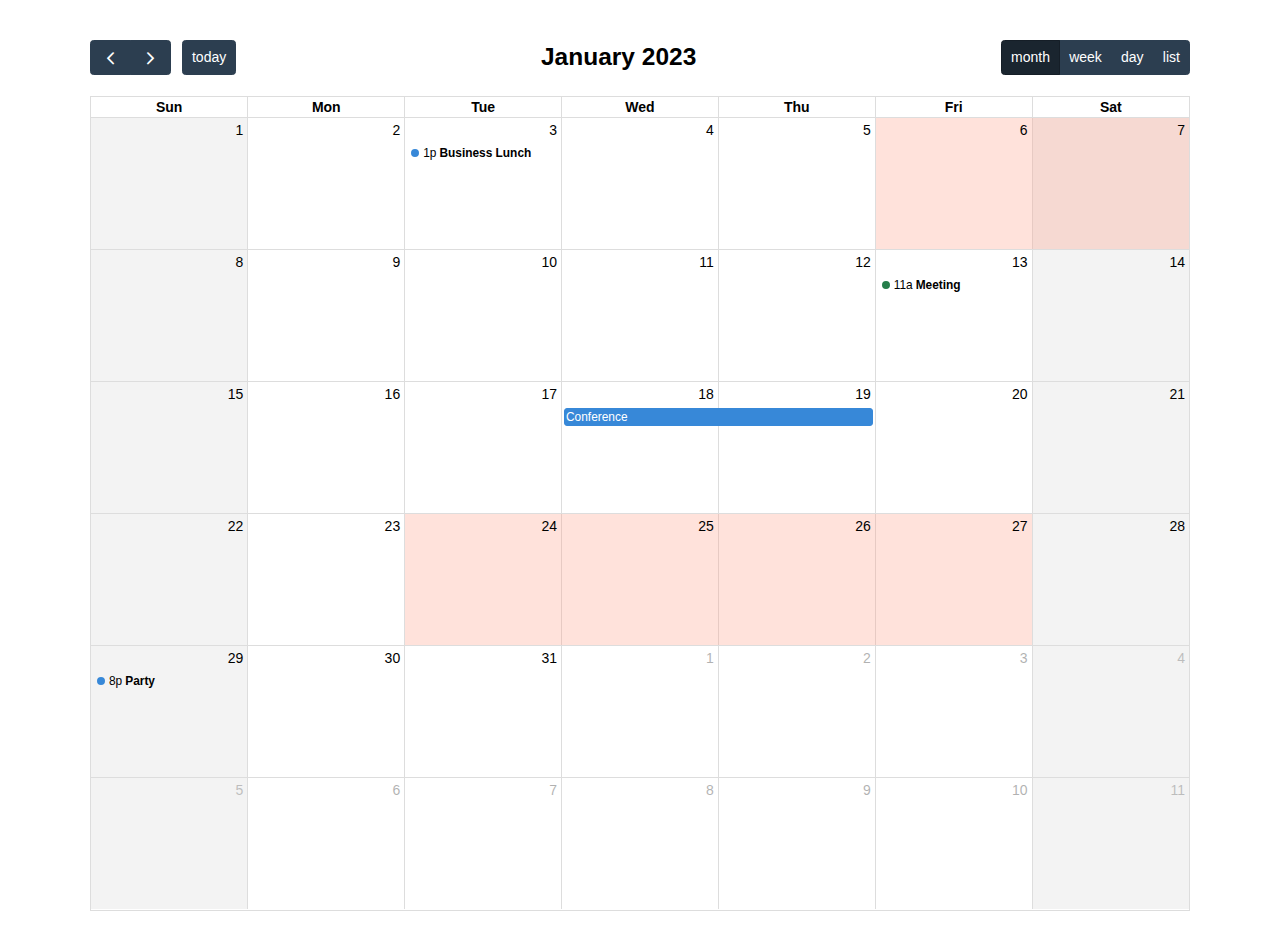
<file: fullcalendar-6.1.15/examples/background-events.html>
<!DOCTYPE html>
<html>
<head>
<meta charset='utf-8' />
<script src='../dist/index.global.js'></script>
<script>

  document.addEventListener('DOMContentLoaded', function() {
    var calendarEl = document.getElementById('calendar');

    var calendar = new FullCalendar.Calendar(calendarEl, {
      headerToolbar: {
        left: 'prev,next today',
        center: 'title',
        right: 'dayGridMonth,timeGridWeek,timeGridDay,listMonth'
      },
      initialDate: '2023-01-12',
      navLinks: true, // can click day/week names to navigate views
      businessHours: true, // display business hours
      editable: true,
      selectable: true,
      events: [
        {
          title: 'Business Lunch',
          start: '2023-01-03T13:00:00',
          constraint: 'businessHours'
        },
        {
          title: 'Meeting',
          start: '2023-01-13T11:00:00',
          constraint: 'availableForMeeting', // defined below
          color: '#257e4a'
        },
        {
          title: 'Conference',
          start: '2023-01-18',
          end: '2023-01-20'
        },
        {
          title: 'Party',
          start: '2023-01-29T20:00:00'
        },

        // areas where "Meeting" must be dropped
        {
          groupId: 'availableForMeeting',
          start: '2023-01-11T10:00:00',
          end: '2023-01-11T16:00:00',
          display: 'background'
        },
        {
          groupId: 'availableForMeeting',
          start: '2023-01-13T10:00:00',
          end: '2023-01-13T16:00:00',
          display: 'background'
        },

        // red areas where no events can be dropped
        {
          start: '2023-01-24',
          end: '2023-01-28',
          overlap: false,
          display: 'background',
          color: '#ff9f89'
        },
        {
          start: '2023-01-06',
          end: '2023-01-08',
          overlap: false,
          display: 'background',
          color: '#ff9f89'
        }
      ]
    });

    calendar.render();
  });

</script>
<style>

  body {
    margin: 40px 10px;
    padding: 0;
    font-family: Arial, Helvetica Neue, Helvetica, sans-serif;
    font-size: 14px;
  }

  #calendar {
    max-width: 1100px;
    margin: 0 auto;
  }

</style>
</head>
<body>

  <div id='calendar'></div>

</body>
</html>
</file>
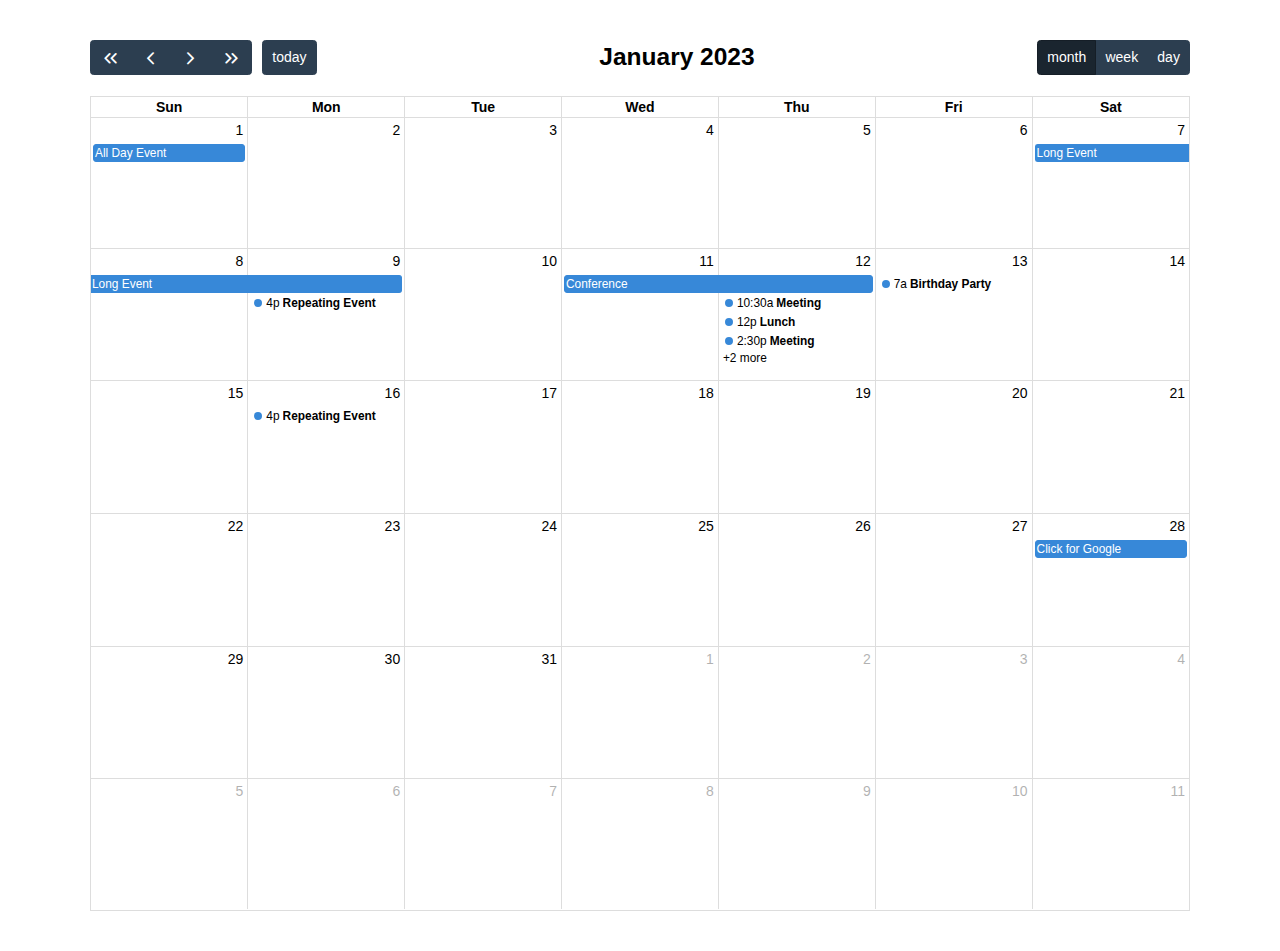
<file: fullcalendar-6.1.15/examples/daygrid-views.html>
<!DOCTYPE html>
<html>
<head>
<meta charset='utf-8' />
<script src='../dist/index.global.js'></script>
<script>

  document.addEventListener('DOMContentLoaded', function() {
    var calendarEl = document.getElementById('calendar');

    var calendar = new FullCalendar.Calendar(calendarEl, {
      headerToolbar: {
        left: 'prevYear,prev,next,nextYear today',
        center: 'title',
        right: 'dayGridMonth,dayGridWeek,dayGridDay'
      },
      initialDate: '2023-01-12',
      navLinks: true, // can click day/week names to navigate views
      editable: true,
      dayMaxEvents: true, // allow "more" link when too many events
      events: [
        {
          title: 'All Day Event',
          start: '2023-01-01'
        },
        {
          title: 'Long Event',
          start: '2023-01-07',
          end: '2023-01-10'
        },
        {
          groupId: 999,
          title: 'Repeating Event',
          start: '2023-01-09T16:00:00'
        },
        {
          groupId: 999,
          title: 'Repeating Event',
          start: '2023-01-16T16:00:00'
        },
        {
          title: 'Conference',
          start: '2023-01-11',
          end: '2023-01-13'
        },
        {
          title: 'Meeting',
          start: '2023-01-12T10:30:00',
          end: '2023-01-12T12:30:00'
        },
        {
          title: 'Lunch',
          start: '2023-01-12T12:00:00'
        },
        {
          title: 'Meeting',
          start: '2023-01-12T14:30:00'
        },
        {
          title: 'Happy Hour',
          start: '2023-01-12T17:30:00'
        },
        {
          title: 'Dinner',
          start: '2023-01-12T20:00:00'
        },
        {
          title: 'Birthday Party',
          start: '2023-01-13T07:00:00'
        },
        {
          title: 'Click for Google',
          url: 'http://google.com/',
          start: '2023-01-28'
        }
      ]
    });

    calendar.render();
  });

</script>
<style>

  body {
    margin: 40px 10px;
    padding: 0;
    font-family: Arial, Helvetica Neue, Helvetica, sans-serif;
    font-size: 14px;
  }

  #calendar {
    max-width: 1100px;
    margin: 0 auto;
  }

</style>
</head>
<body>

  <div id='calendar'></div>

</body>
</html>
</file>
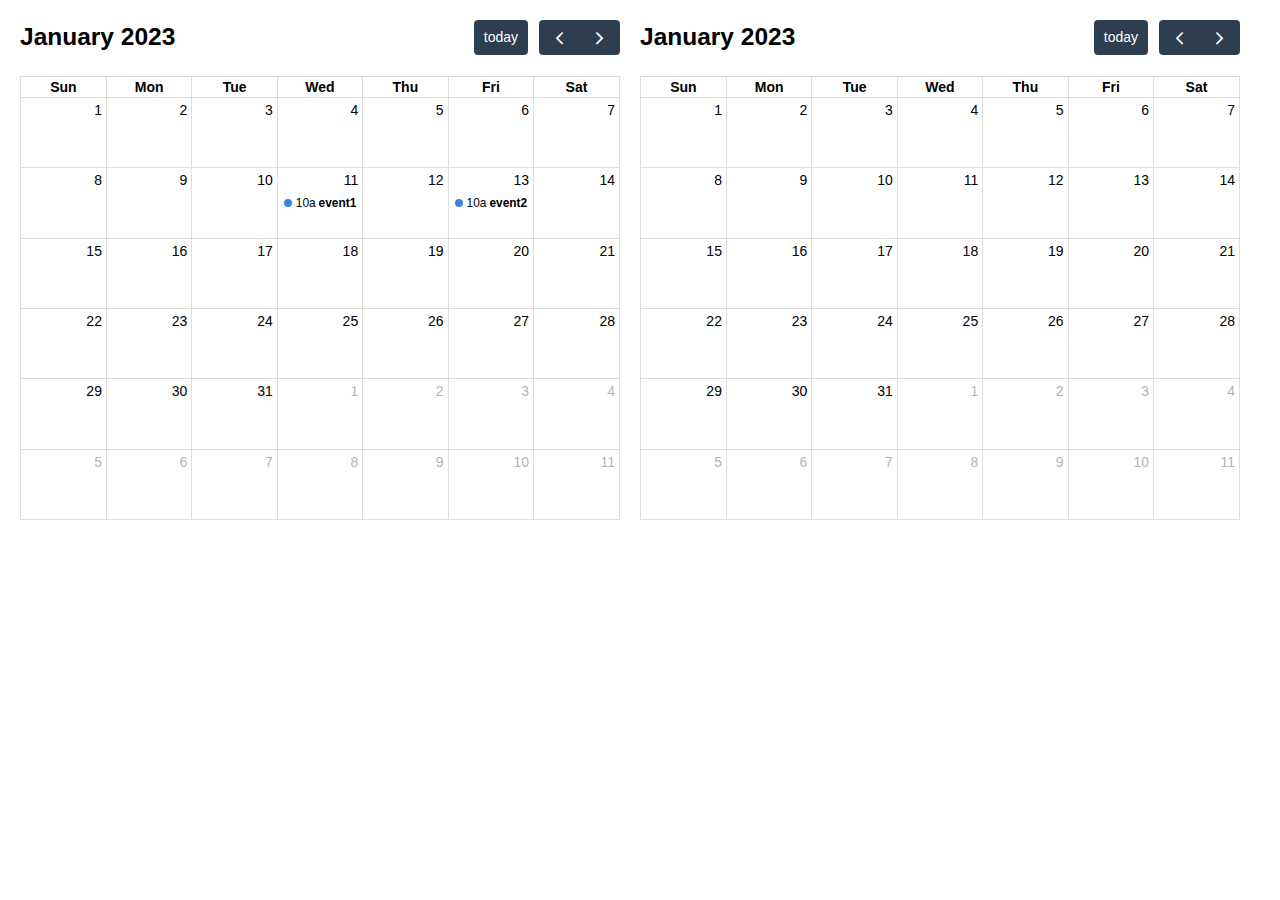
<file: fullcalendar-6.1.15/examples/external-dragging-2cals.html>
<!DOCTYPE html>
<html>
<head>
<meta charset='utf-8' />
<script src='../dist/index.global.js'></script>
<script>

  document.addEventListener('DOMContentLoaded', function() {
    var srcCalendarEl = document.getElementById('source-calendar');
    var destCalendarEl = document.getElementById('destination-calendar');

    var srcCalendar = new FullCalendar.Calendar(srcCalendarEl, {
      editable: true,
      initialDate: '2023-01-12',
      events: [
        {
          title: 'event1',
          start: '2023-01-11T10:00:00',
          end: '2023-01-11T16:00:00'
        },
        {
          title: 'event2',
          start: '2023-01-13T10:00:00',
          end: '2023-01-13T16:00:00'
        }
      ],
      eventLeave: function(info) {
        console.log('event left!', info.event);
      }
    });

    var destCalendar = new FullCalendar.Calendar(destCalendarEl, {
      initialDate: '2023-01-12',
      editable: true,
      droppable: true, // will let it receive events!
      eventReceive: function(info) {
        console.log('event received!', info.event);
      }
    });

    srcCalendar.render();
    destCalendar.render();
  });

</script>
<style>

  body {
    margin: 20px 0 0 20px;
    font-size: 14px;
    font-family: Arial, Helvetica Neue, Helvetica, sans-serif;
  }

  #source-calendar,
  #destination-calendar {
    float: left;
    width: 600px;
    margin: 0 20px 20px 0;
  }

</style>
</head>
<body>

  <div id='source-calendar'></div>
  <div id='destination-calendar'></div>

</body>
</html>
</file>
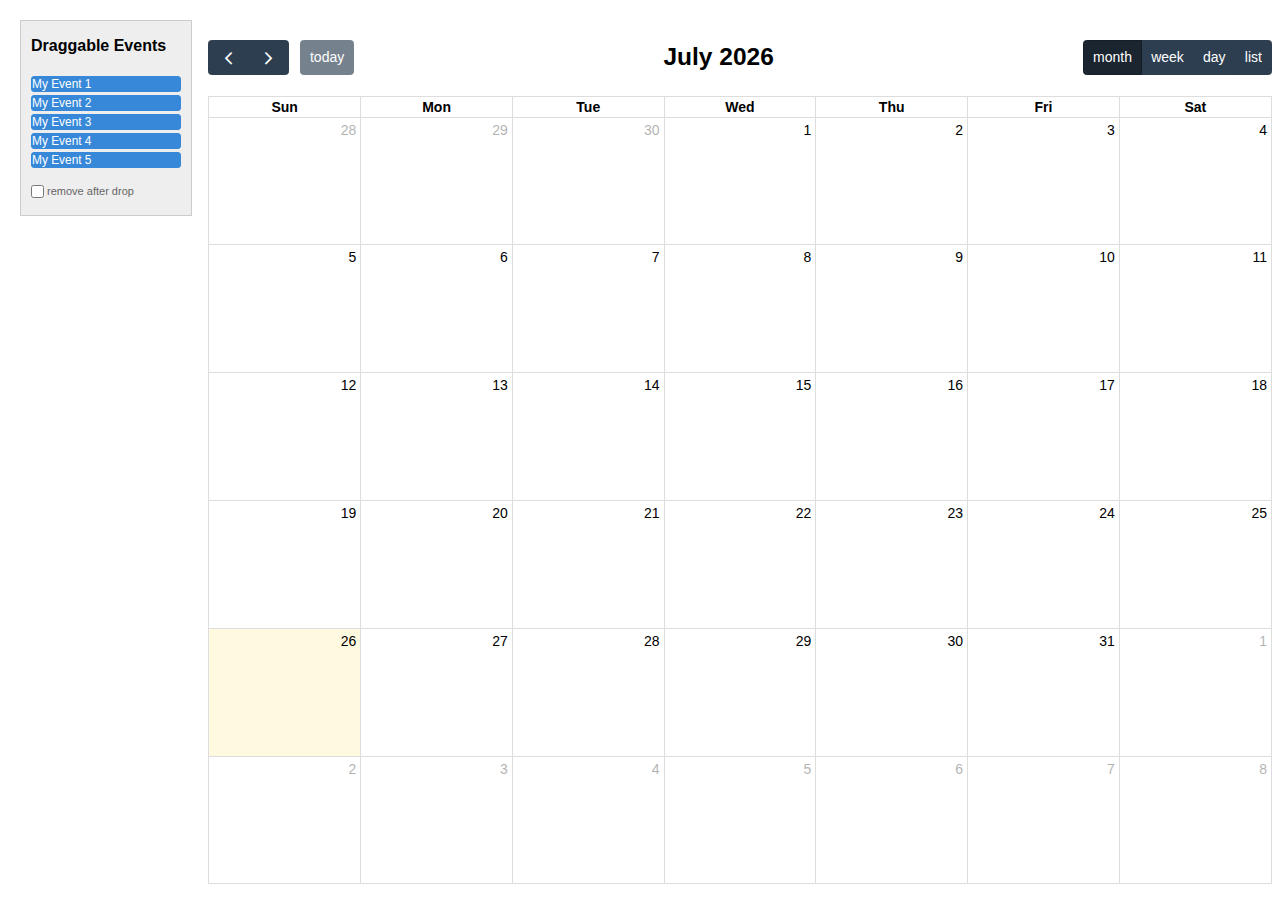
<file: fullcalendar-6.1.15/examples/external-dragging-builtin.html>
<!DOCTYPE html>
<html>
<head>
<meta charset='utf-8' />
<script src='../dist/index.global.js'></script>
<script>

  document.addEventListener('DOMContentLoaded', function() {

    /* initialize the external events
    -----------------------------------------------------------------*/

    var containerEl = document.getElementById('external-events-list');
    new FullCalendar.Draggable(containerEl, {
      itemSelector: '.fc-event',
      eventData: function(eventEl) {
        return {
          title: eventEl.innerText.trim()
        }
      }
    });

    //// the individual way to do it
    // var containerEl = document.getElementById('external-events-list');
    // var eventEls = Array.prototype.slice.call(
    //   containerEl.querySelectorAll('.fc-event')
    // );
    // eventEls.forEach(function(eventEl) {
    //   new FullCalendar.Draggable(eventEl, {
    //     eventData: {
    //       title: eventEl.innerText.trim(),
    //     }
    //   });
    // });

    /* initialize the calendar
    -----------------------------------------------------------------*/

    var calendarEl = document.getElementById('calendar');
    var calendar = new FullCalendar.Calendar(calendarEl, {
      headerToolbar: {
        left: 'prev,next today',
        center: 'title',
        right: 'dayGridMonth,timeGridWeek,timeGridDay,listWeek'
      },
      editable: true,
      droppable: true, // this allows things to be dropped onto the calendar
      drop: function(arg) {
        // is the "remove after drop" checkbox checked?
        if (document.getElementById('drop-remove').checked) {
          // if so, remove the element from the "Draggable Events" list
          arg.draggedEl.parentNode.removeChild(arg.draggedEl);
        }
      }
    });
    calendar.render();

  });

</script>
<style>

  body {
    margin-top: 40px;
    font-size: 14px;
    font-family: Arial, Helvetica Neue, Helvetica, sans-serif;
  }

  #external-events {
    position: fixed;
    left: 20px;
    top: 20px;
    width: 150px;
    padding: 0 10px;
    border: 1px solid #ccc;
    background: #eee;
    text-align: left;
  }

  #external-events h4 {
    font-size: 16px;
    margin-top: 0;
    padding-top: 1em;
  }

  #external-events .fc-event {
    margin: 3px 0;
    cursor: move;
  }

  #external-events p {
    margin: 1.5em 0;
    font-size: 11px;
    color: #666;
  }

  #external-events p input {
    margin: 0;
    vertical-align: middle;
  }

  #calendar-wrap {
    margin-left: 200px;
  }

  #calendar {
    max-width: 1100px;
    margin: 0 auto;
  }

</style>
</head>
<body>
  <div id='wrap'>

    <div id='external-events'>
      <h4>Draggable Events</h4>

      <div id='external-events-list'>
        <div class='fc-event fc-h-event fc-daygrid-event fc-daygrid-block-event'>
          <div class='fc-event-main'>My Event 1</div>
        </div>
        <div class='fc-event fc-h-event fc-daygrid-event fc-daygrid-block-event'>
          <div class='fc-event-main'>My Event 2</div>
        </div>
        <div class='fc-event fc-h-event fc-daygrid-event fc-daygrid-block-event'>
          <div class='fc-event-main'>My Event 3</div>
        </div>
        <div class='fc-event fc-h-event fc-daygrid-event fc-daygrid-block-event'>
          <div class='fc-event-main'>My Event 4</div>
        </div>
        <div class='fc-event fc-h-event fc-daygrid-event fc-daygrid-block-event'>
          <div class='fc-event-main'>My Event 5</div>
        </div>
      </div>

      <p>
        <input type='checkbox' id='drop-remove' />
        <label for='drop-remove'>remove after drop</label>
      </p>
    </div>

    <div id='calendar-wrap'>
      <div id='calendar'></div>
    </div>

  </div>
</body>
</html>
</file>
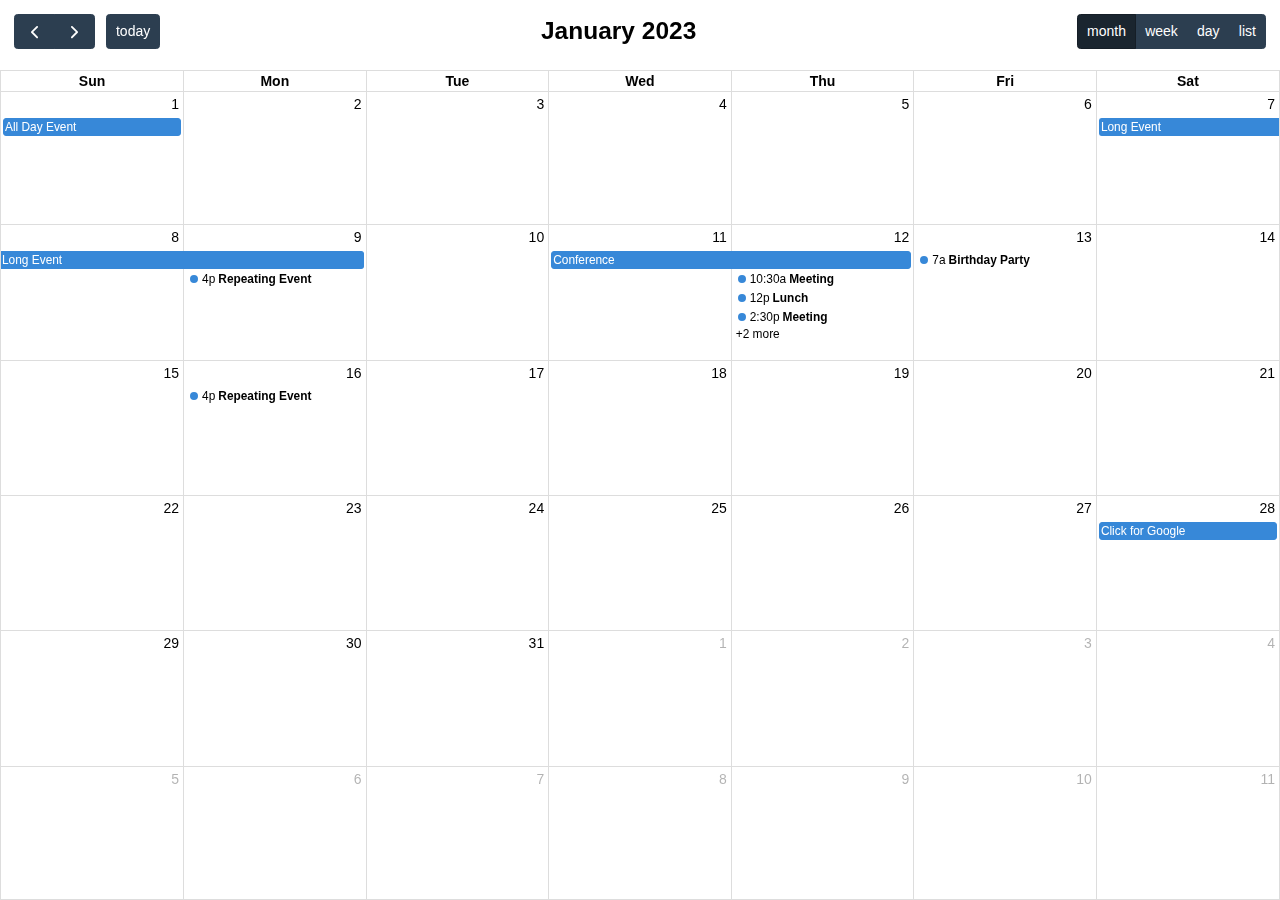
<file: fullcalendar-6.1.15/examples/full-height.html>
<!DOCTYPE html>
<html>
<head>
<meta charset='utf-8' />
<script src='../dist/index.global.js'></script>
<script>

  document.addEventListener('DOMContentLoaded', function() {
    var calendarEl = document.getElementById('calendar');

    var calendar = new FullCalendar.Calendar(calendarEl, {
      height: '100%',
      expandRows: true,
      slotMinTime: '08:00',
      slotMaxTime: '20:00',
      headerToolbar: {
        left: 'prev,next today',
        center: 'title',
        right: 'dayGridMonth,timeGridWeek,timeGridDay,listWeek'
      },
      initialView: 'dayGridMonth',
      initialDate: '2023-01-12',
      navLinks: true, // can click day/week names to navigate views
      editable: true,
      selectable: true,
      nowIndicator: true,
      dayMaxEvents: true, // allow "more" link when too many events
      events: [
        {
          title: 'All Day Event',
          start: '2023-01-01',
        },
        {
          title: 'Long Event',
          start: '2023-01-07',
          end: '2023-01-10'
        },
        {
          groupId: 999,
          title: 'Repeating Event',
          start: '2023-01-09T16:00:00'
        },
        {
          groupId: 999,
          title: 'Repeating Event',
          start: '2023-01-16T16:00:00'
        },
        {
          title: 'Conference',
          start: '2023-01-11',
          end: '2023-01-13'
        },
        {
          title: 'Meeting',
          start: '2023-01-12T10:30:00',
          end: '2023-01-12T12:30:00'
        },
        {
          title: 'Lunch',
          start: '2023-01-12T12:00:00'
        },
        {
          title: 'Meeting',
          start: '2023-01-12T14:30:00'
        },
        {
          title: 'Happy Hour',
          start: '2023-01-12T17:30:00'
        },
        {
          title: 'Dinner',
          start: '2023-01-12T20:00:00'
        },
        {
          title: 'Birthday Party',
          start: '2023-01-13T07:00:00'
        },
        {
          title: 'Click for Google',
          url: 'http://google.com/',
          start: '2023-01-28'
        }
      ]
    });

    calendar.render();
  });

</script>
<style>

  html, body {
    overflow: hidden; /* don't do scrollbars */
    font-family: Arial, Helvetica Neue, Helvetica, sans-serif;
    font-size: 14px;
  }

  #calendar-container {
    position: fixed;
    top: 0;
    left: 0;
    right: 0;
    bottom: 0;
  }

  .fc-header-toolbar {
    /*
    the calendar will be butting up against the edges,
    but let's scoot in the header's buttons
    */
    padding-top: 1em;
    padding-left: 1em;
    padding-right: 1em;
  }

</style>
</head>
<body>

  <div id='calendar-container'>
    <div id='calendar'></div>
  </div>

</body>
</html>
</file>
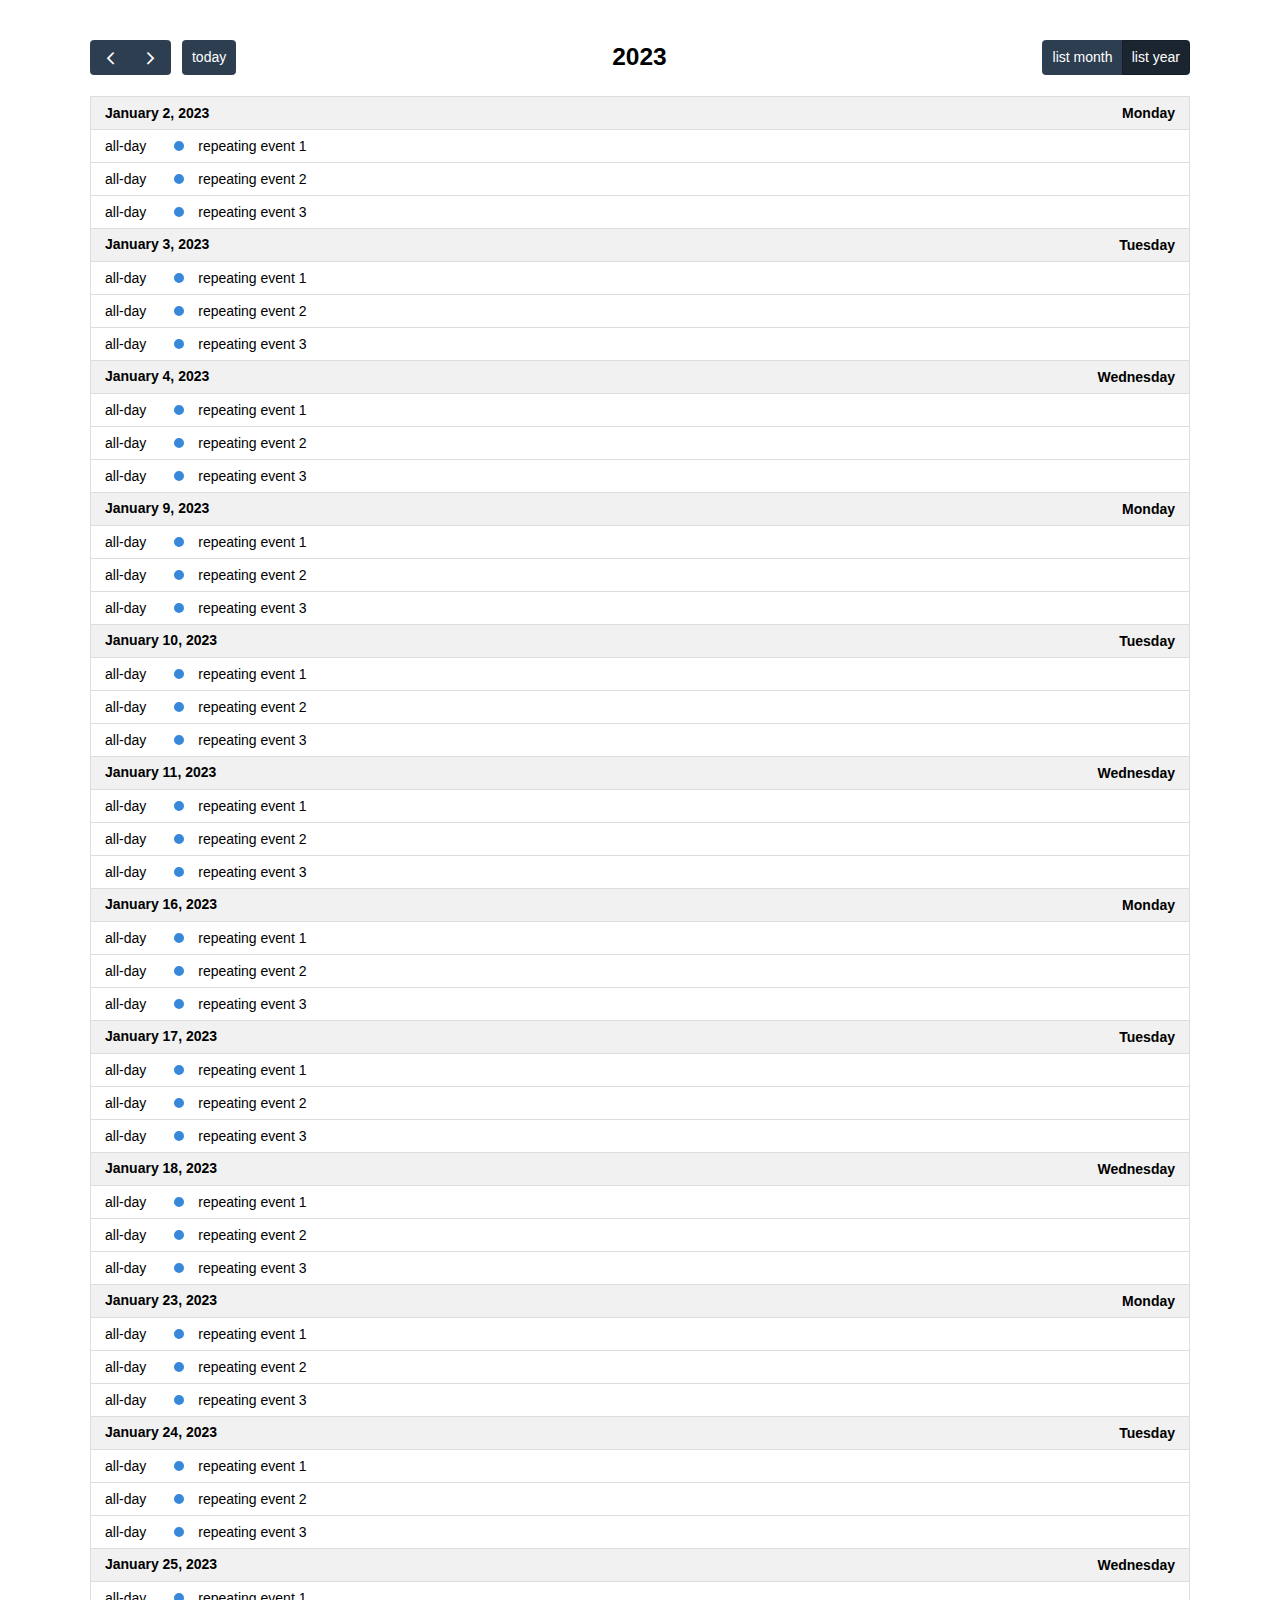
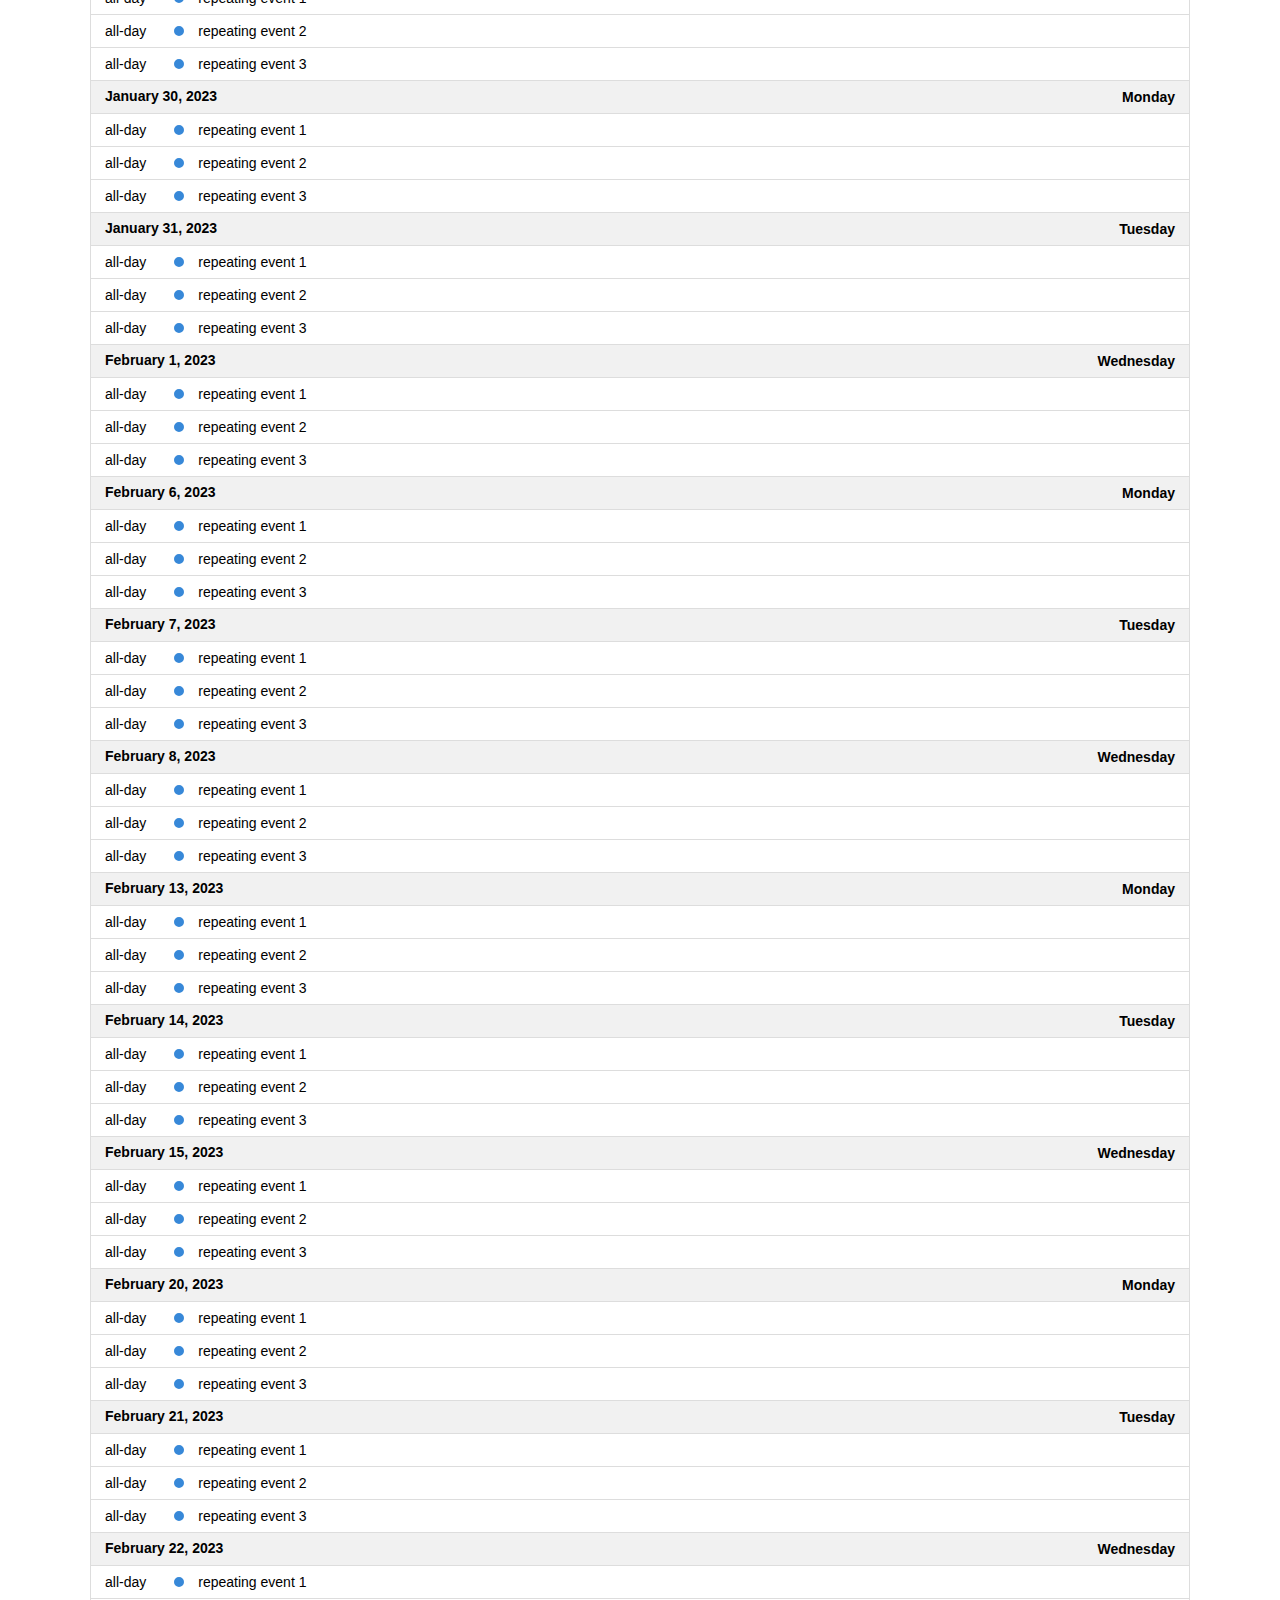
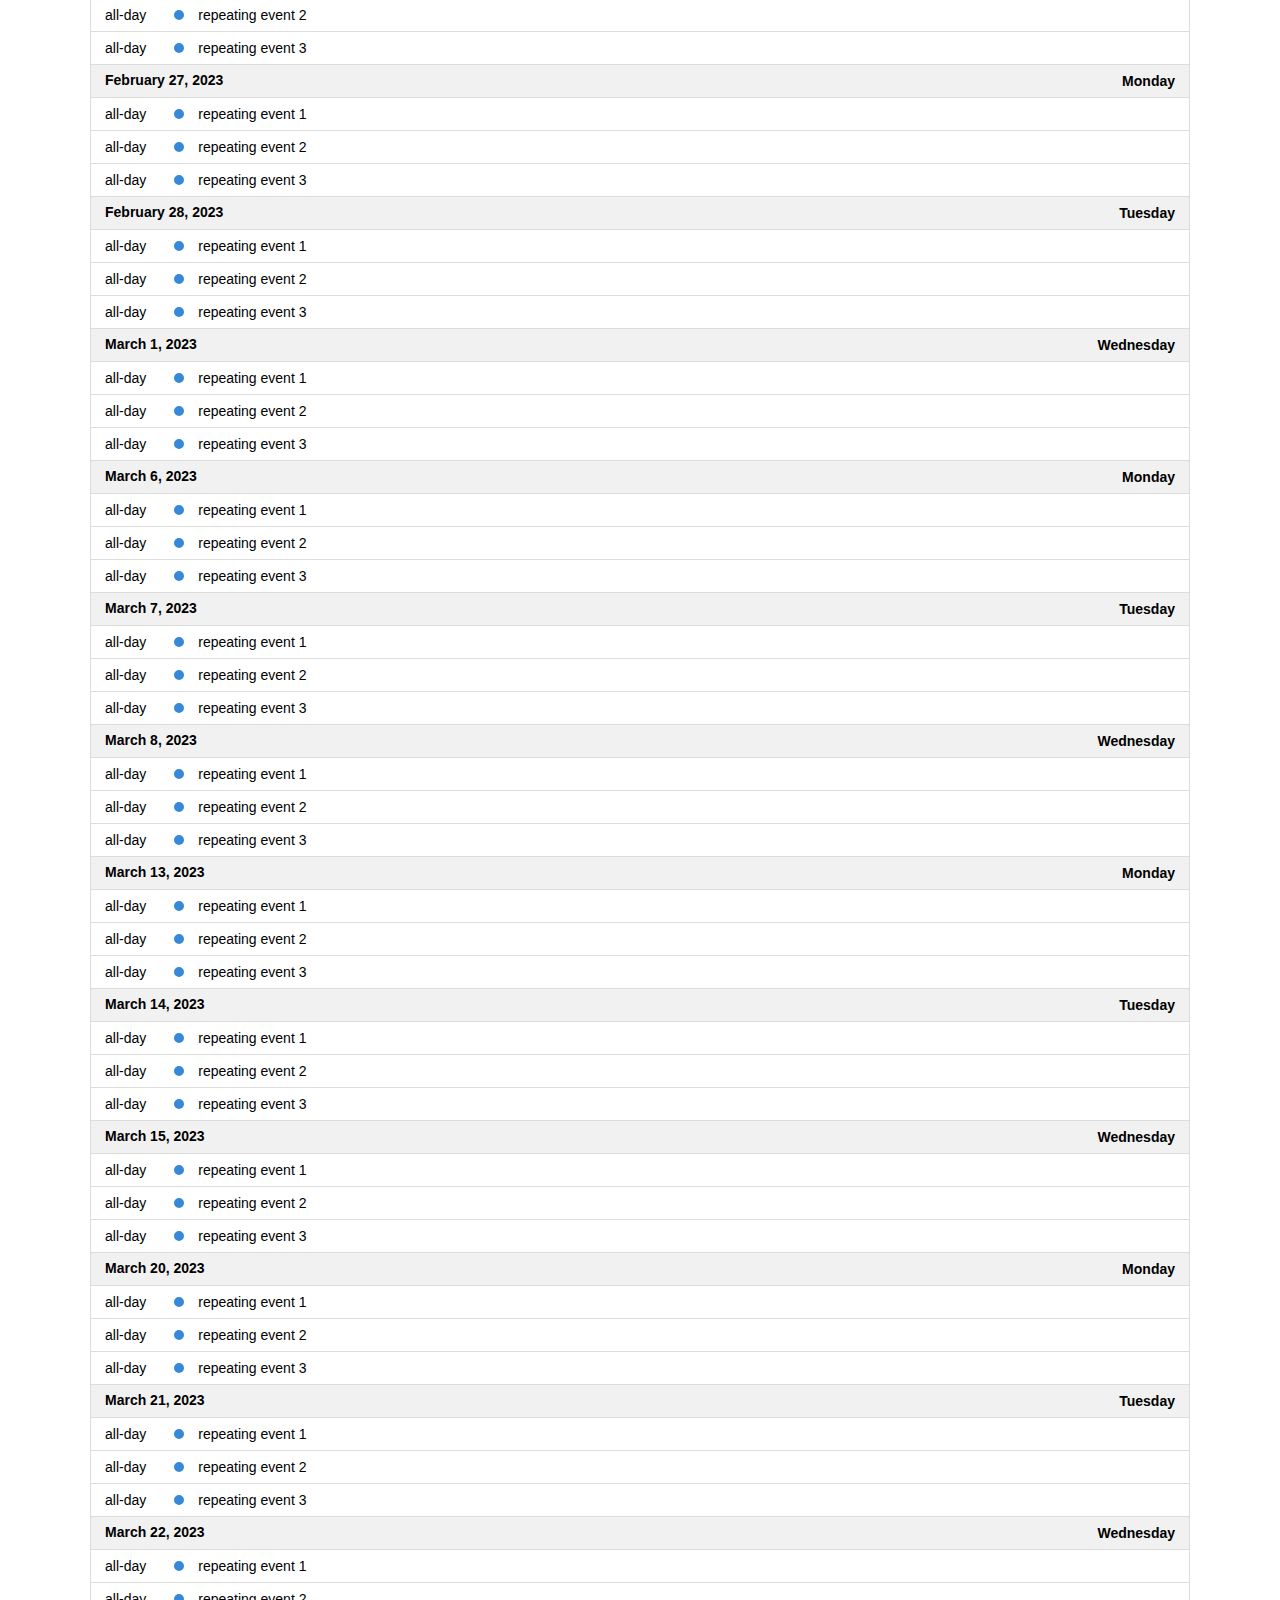
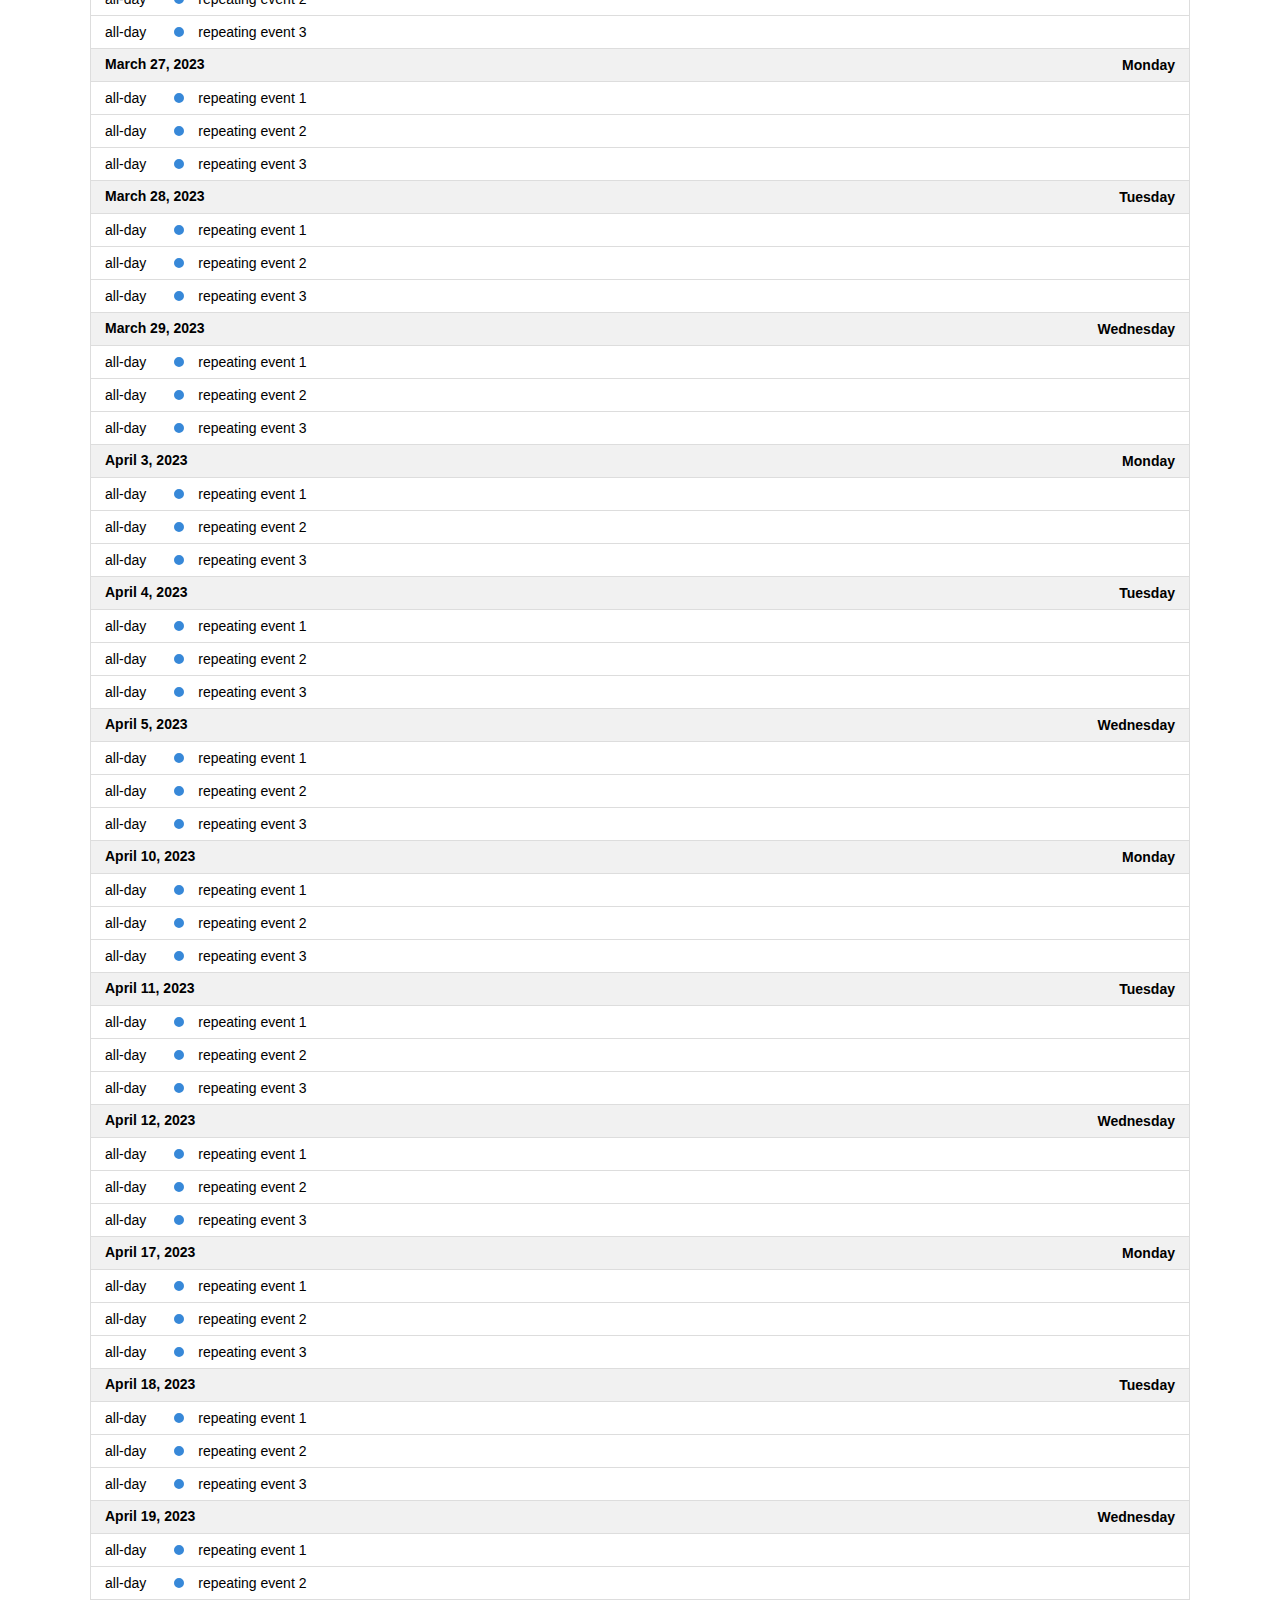
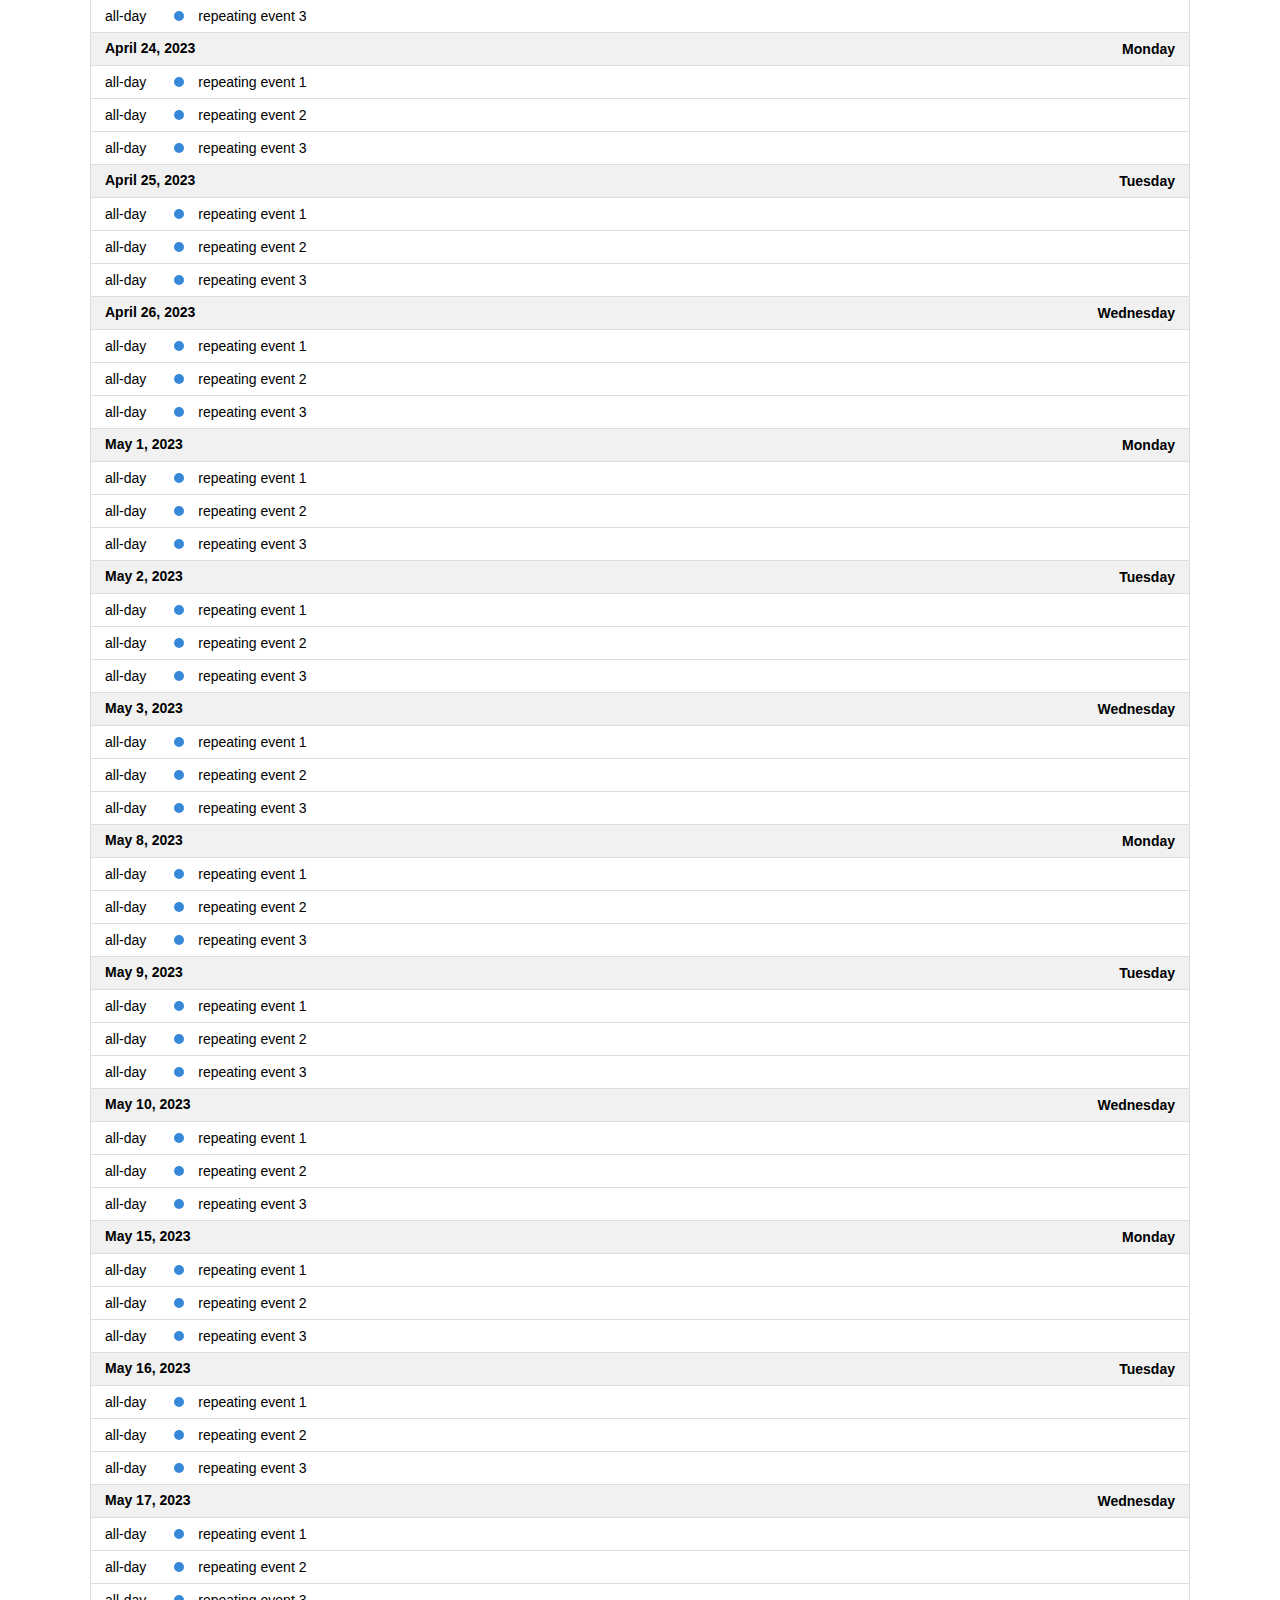
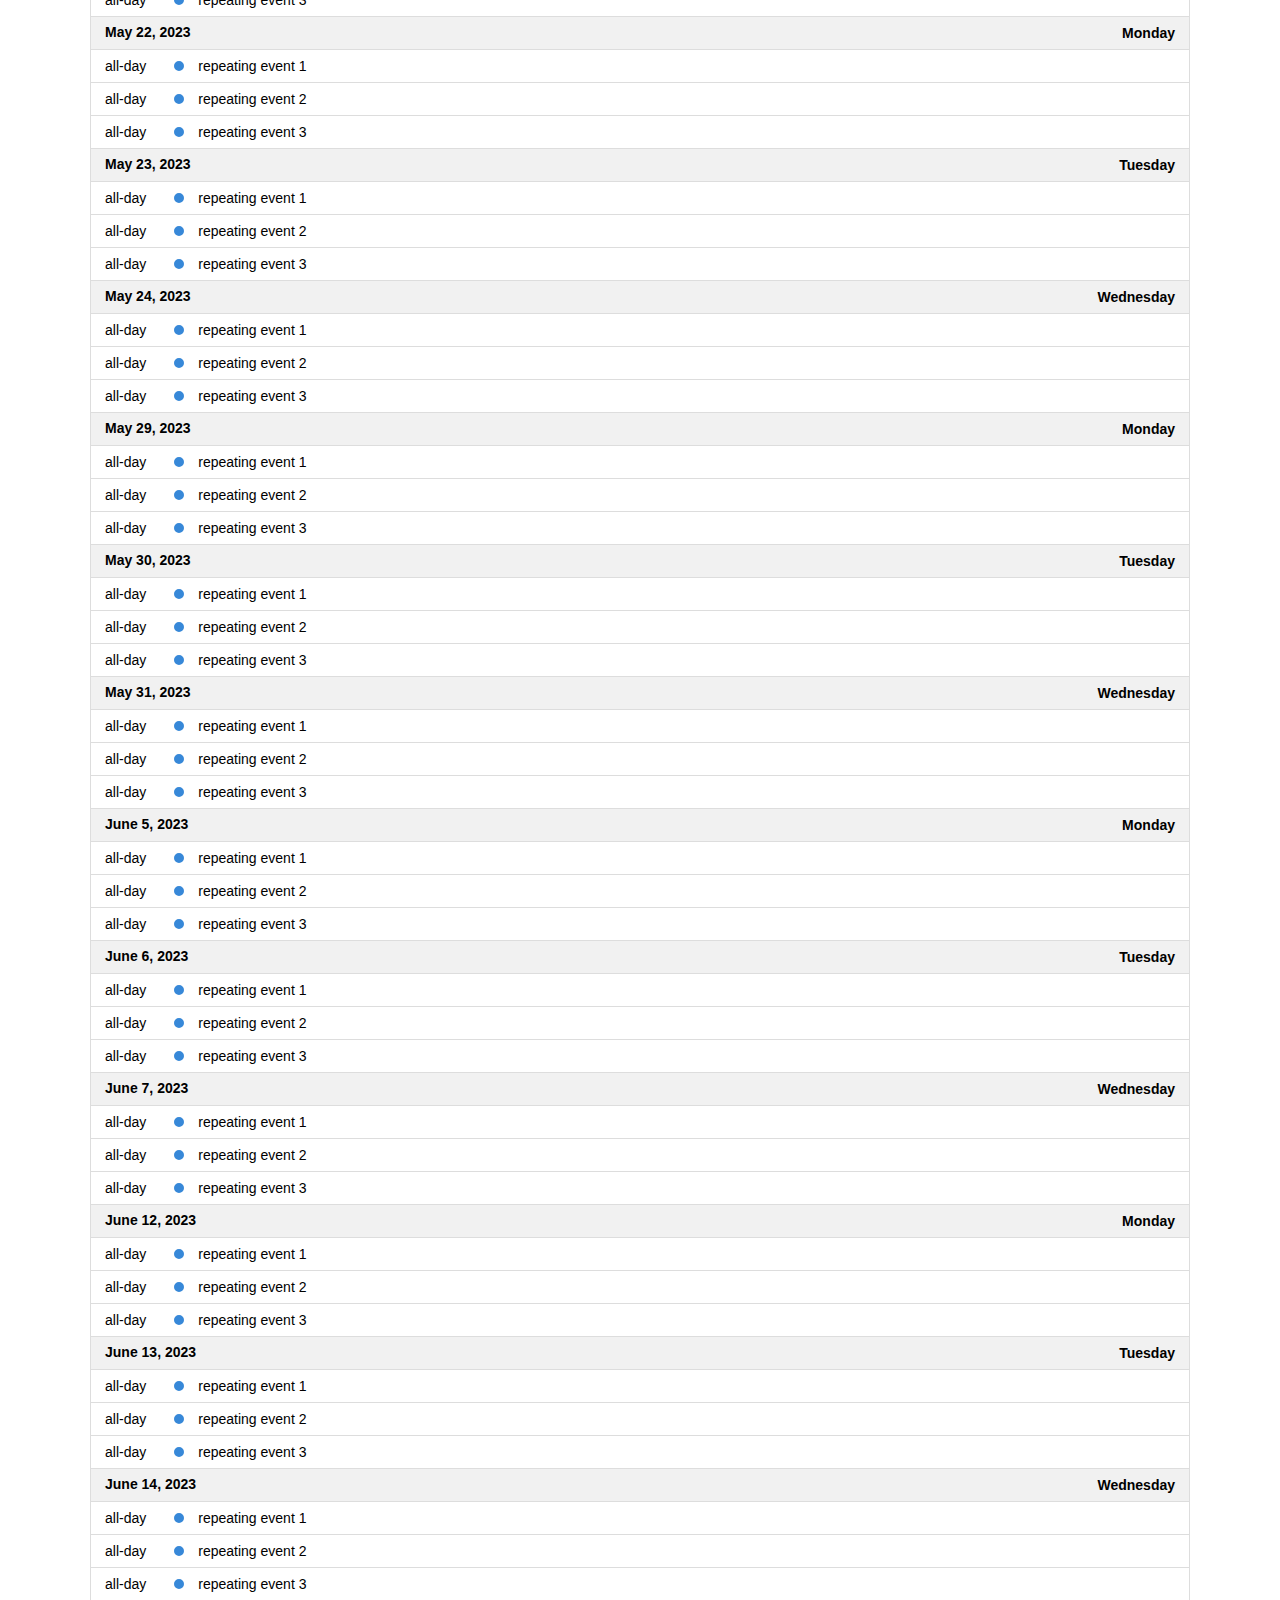
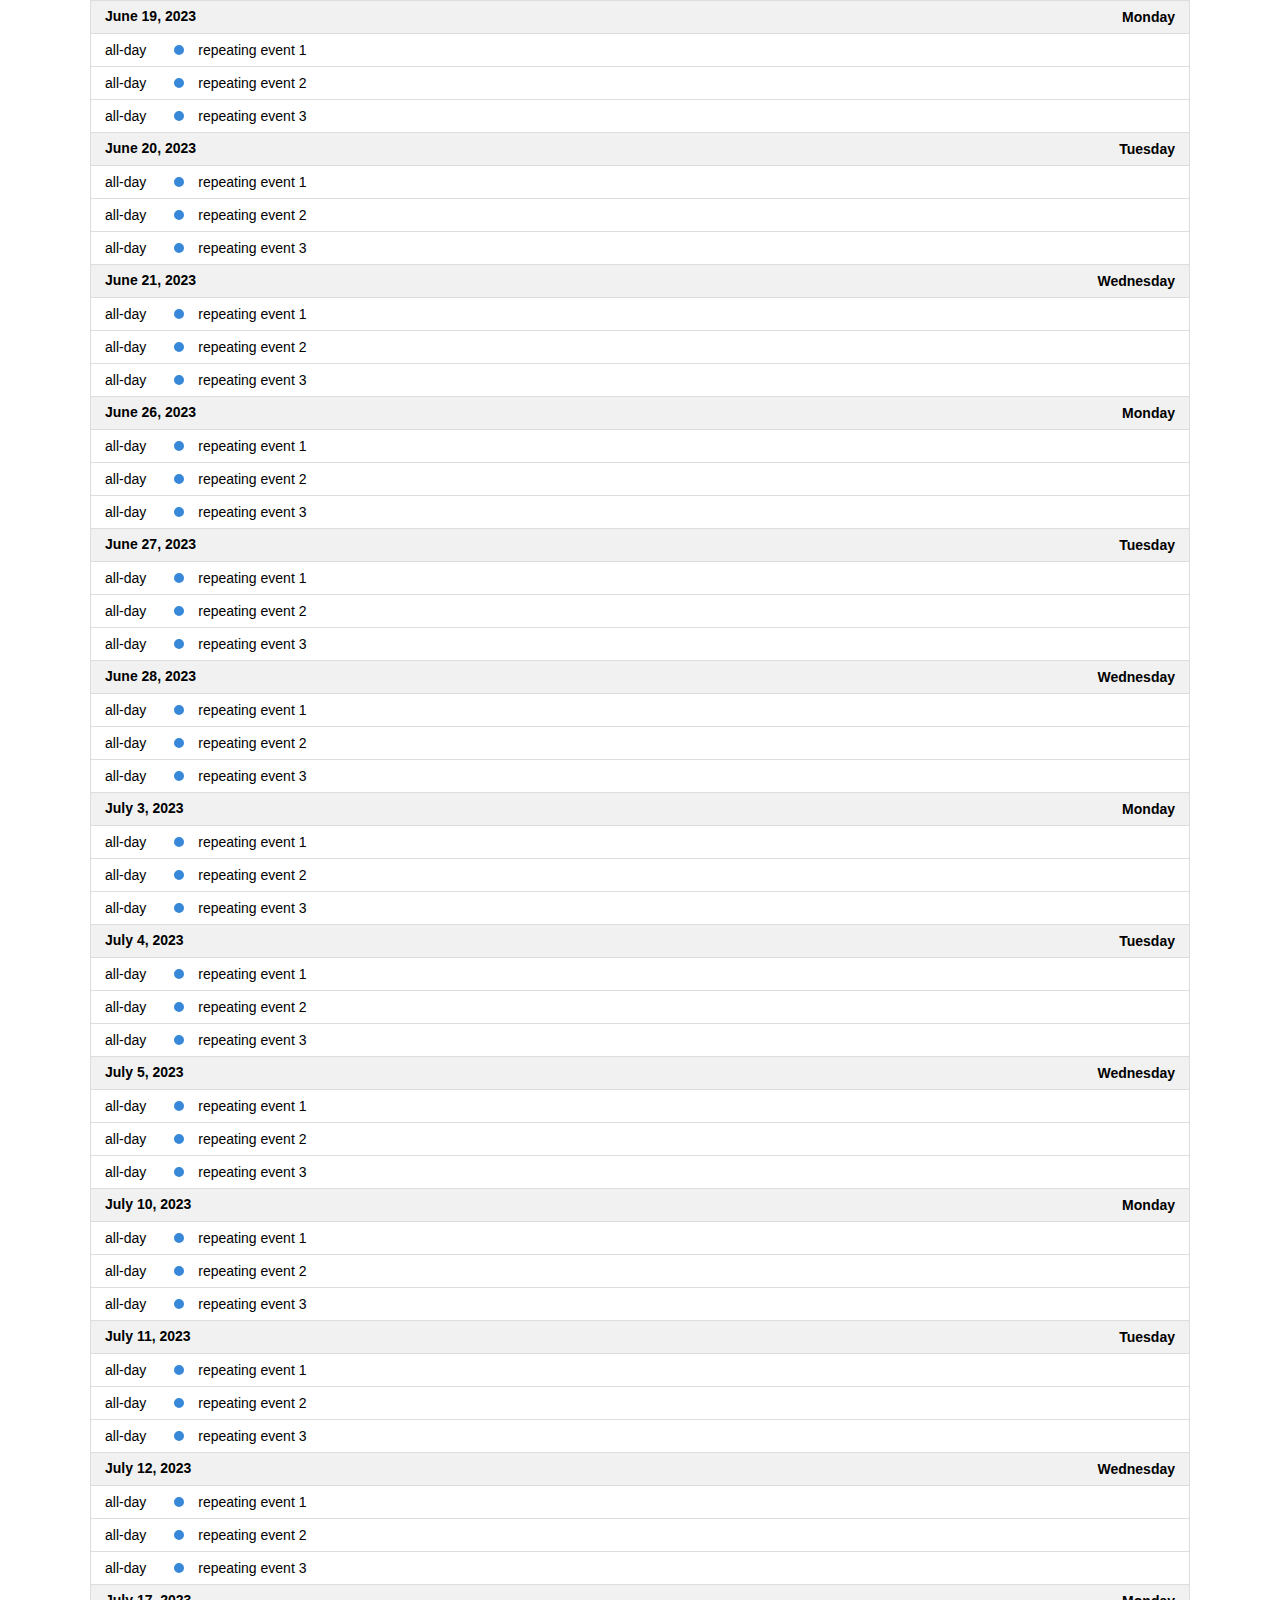
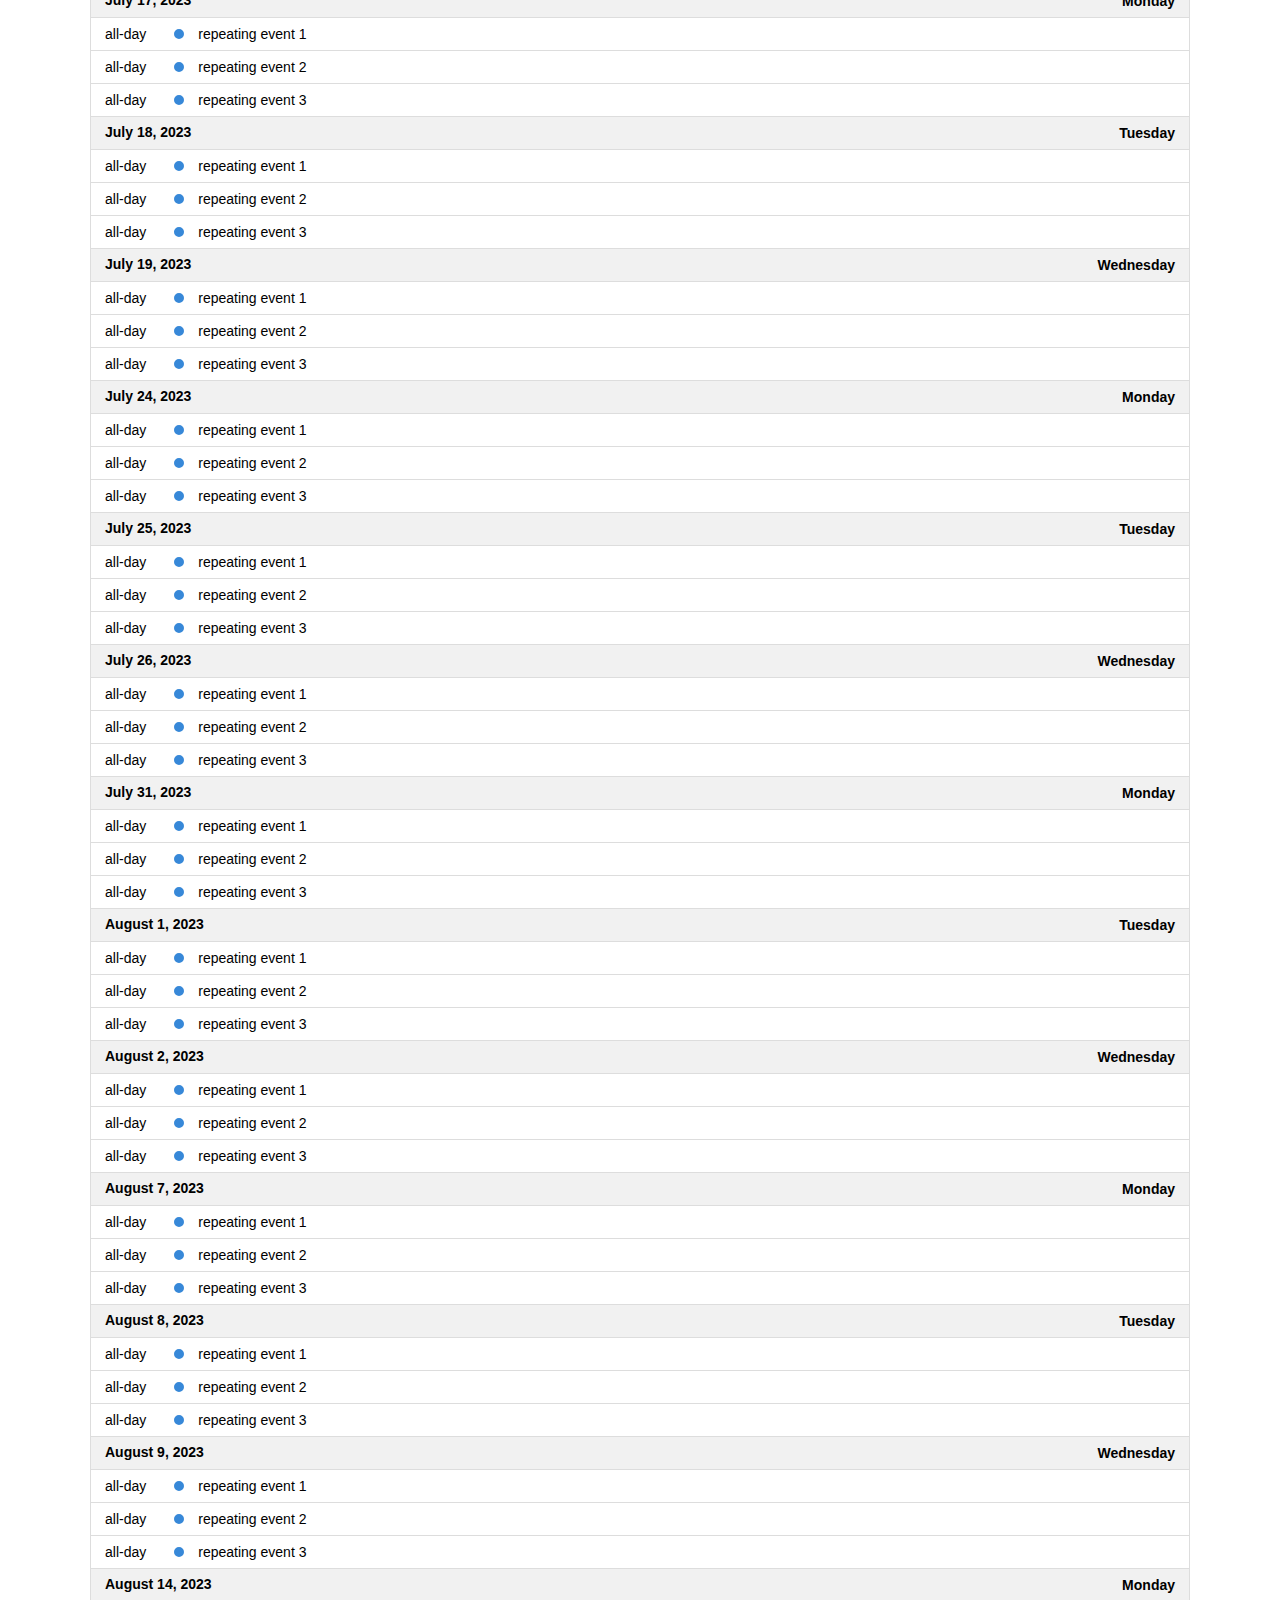
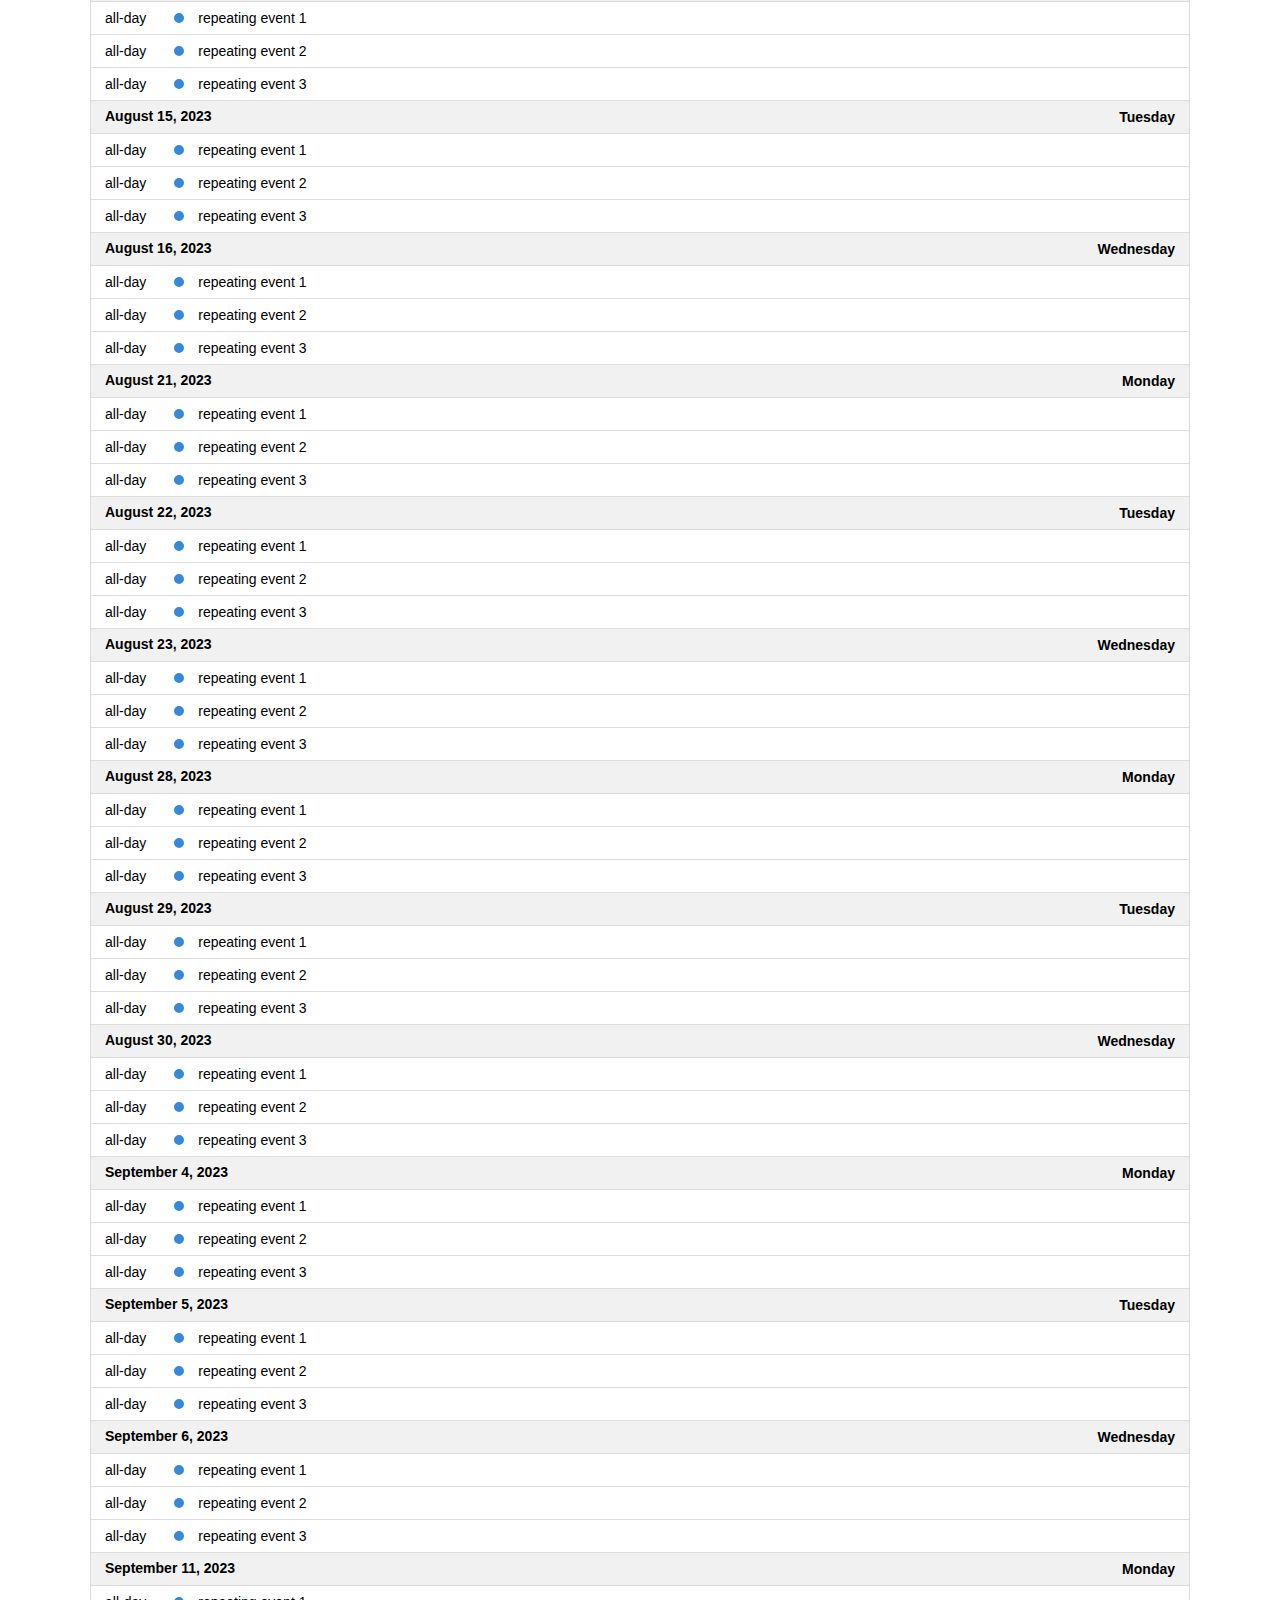
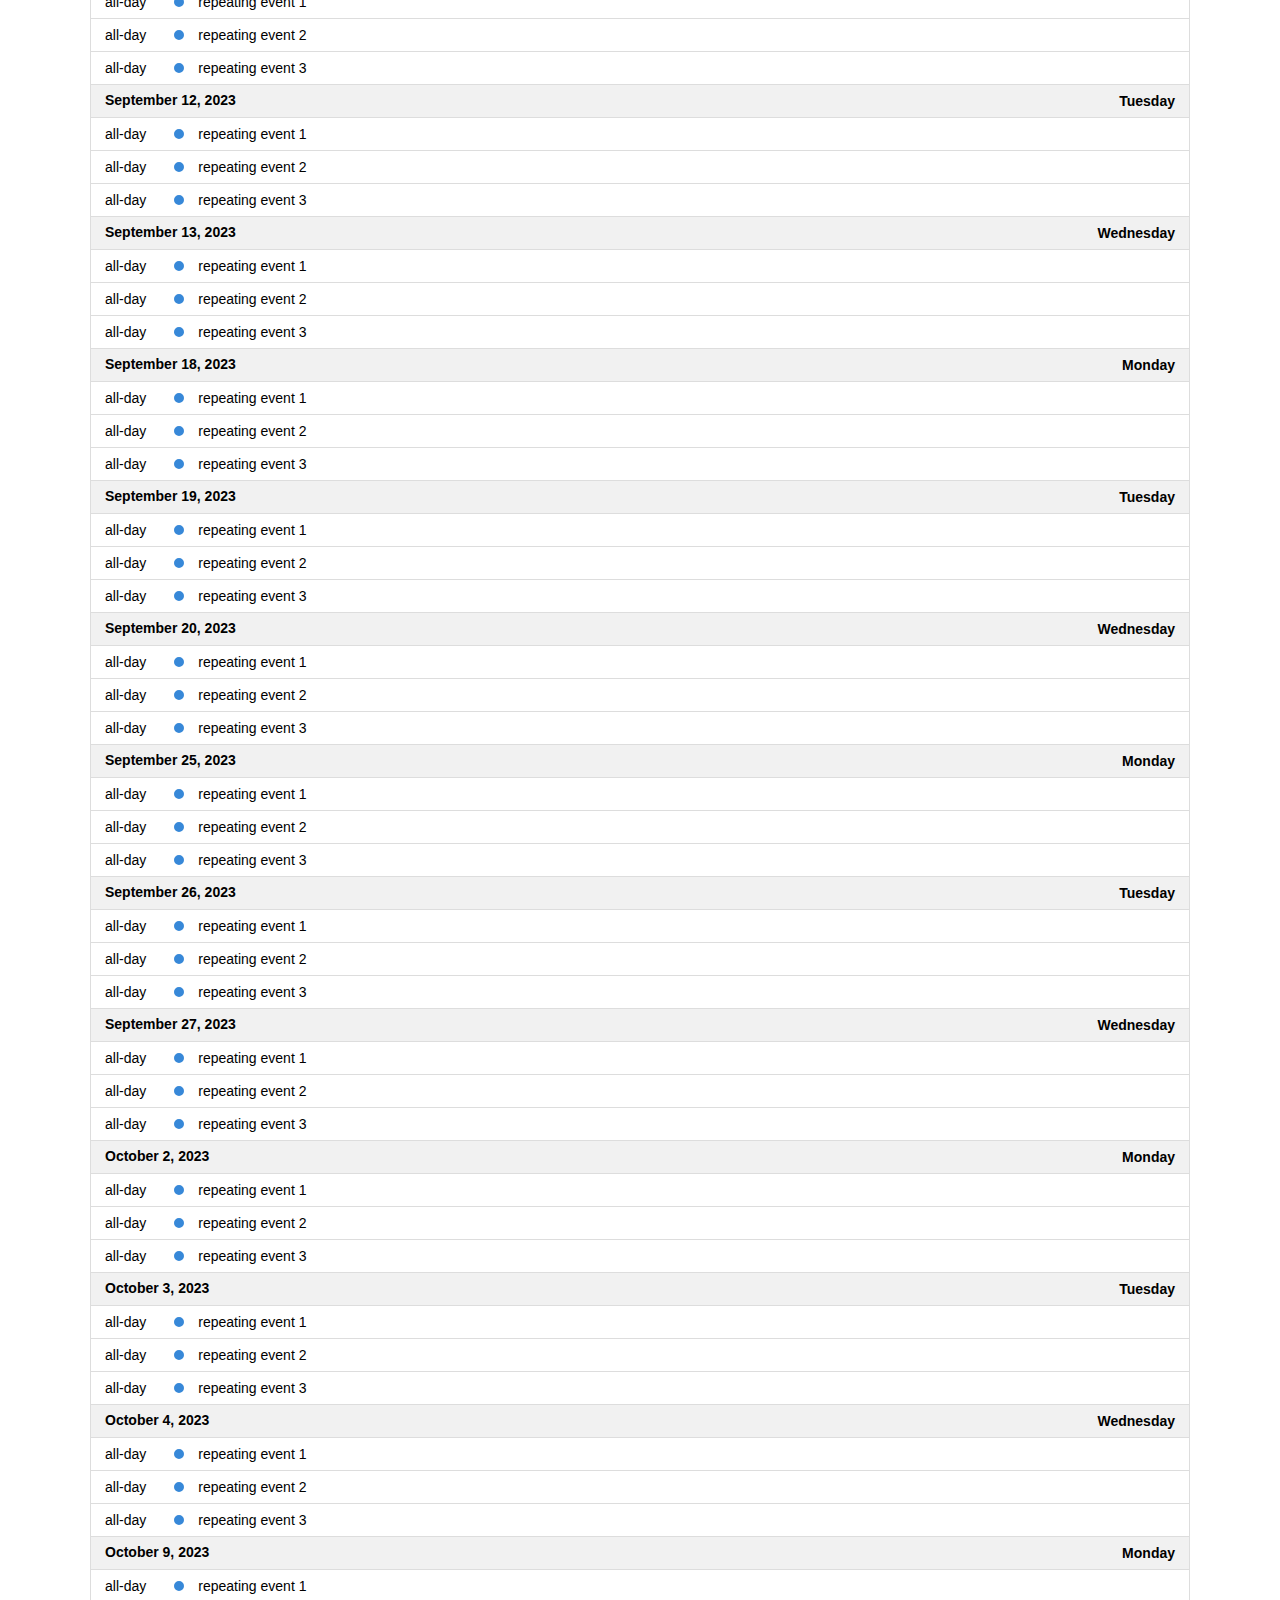
<file: fullcalendar-6.1.15/examples/list-sticky-header.html>
<!DOCTYPE html>
<html>
<head>
<meta charset='utf-8' />
<script src='../dist/index.global.js'></script>
<script>

  document.addEventListener('DOMContentLoaded', function() {
    var calendarEl = document.getElementById('calendar');

    var calendar = new FullCalendar.Calendar(calendarEl, {
      height: 'auto',
      // stickyHeaderDates: false, // for disabling

      headerToolbar: {
        left: 'prev,next today',
        center: 'title',
        right: 'listMonth,listYear'
      },

      // customize the button names,
      // otherwise they'd all just say "list"
      views: {
        listMonth: { buttonText: 'list month' },
        listYear: { buttonText: 'list year' }
      },

      initialView: 'listYear',
      initialDate: '2023-01-12',
      navLinks: true, // can click day/week names to navigate views
      editable: true,
      events: [
        {
          title: 'repeating event 1',
          daysOfWeek: [ 1, 2, 3 ],
          duration: '00:30'
        },
        {
          title: 'repeating event 2',
          daysOfWeek: [ 1, 2, 3 ],
          duration: '00:30'
        },
        {
          title: 'repeating event 3',
          daysOfWeek: [ 1, 2, 3 ],
          duration: '00:30'
        }
      ]
    });

    calendar.render();
  });

</script>
<style>

  body {
    margin: 40px 10px;
    padding: 0;
    font-family: Arial, Helvetica Neue, Helvetica, sans-serif;
    font-size: 14px;
  }

  #calendar {
    max-width: 1100px;
    margin: 0 auto;
  }

</style>
</head>
<body>

  <div id='calendar'></div>

</body>
</html>
</file>
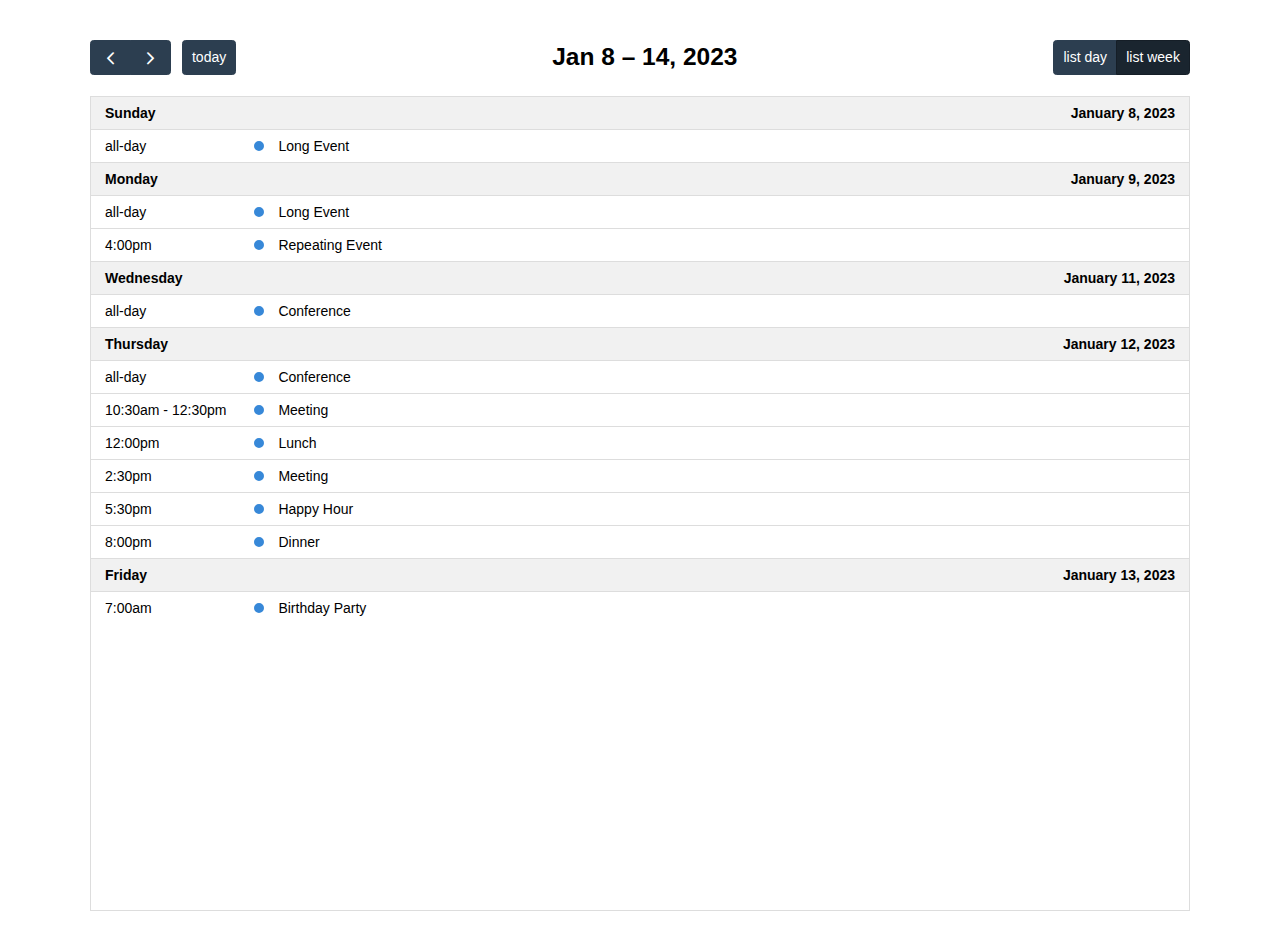
<file: fullcalendar-6.1.15/examples/list-views.html>
<!DOCTYPE html>
<html>
<head>
<meta charset='utf-8' />
<script src='../dist/index.global.js'></script>
<script>

  document.addEventListener('DOMContentLoaded', function() {
    var calendarEl = document.getElementById('calendar');

    var calendar = new FullCalendar.Calendar(calendarEl, {

      headerToolbar: {
        left: 'prev,next today',
        center: 'title',
        right: 'listDay,listWeek'
      },

      // customize the button names,
      // otherwise they'd all just say "list"
      views: {
        listDay: { buttonText: 'list day' },
        listWeek: { buttonText: 'list week' }
      },

      initialView: 'listWeek',
      initialDate: '2023-01-12',
      navLinks: true, // can click day/week names to navigate views
      editable: true,
      dayMaxEvents: true, // allow "more" link when too many events
      events: [
        {
          title: 'All Day Event',
          start: '2023-01-01'
        },
        {
          title: 'Long Event',
          start: '2023-01-07',
          end: '2023-01-10'
        },
        {
          groupId: 999,
          title: 'Repeating Event',
          start: '2023-01-09T16:00:00'
        },
        {
          groupId: 999,
          title: 'Repeating Event',
          start: '2023-01-16T16:00:00'
        },
        {
          title: 'Conference',
          start: '2023-01-11',
          end: '2023-01-13'
        },
        {
          title: 'Meeting',
          start: '2023-01-12T10:30:00',
          end: '2023-01-12T12:30:00'
        },
        {
          title: 'Lunch',
          start: '2023-01-12T12:00:00'
        },
        {
          title: 'Meeting',
          start: '2023-01-12T14:30:00'
        },
        {
          title: 'Happy Hour',
          start: '2023-01-12T17:30:00'
        },
        {
          title: 'Dinner',
          start: '2023-01-12T20:00:00'
        },
        {
          title: 'Birthday Party',
          start: '2023-01-13T07:00:00'
        },
        {
          title: 'Click for Google',
          url: 'http://google.com/',
          start: '2023-01-28'
        }
      ]
    });

    calendar.render();
  });

</script>
<style>

  body {
    margin: 40px 10px;
    padding: 0;
    font-family: Arial, Helvetica Neue, Helvetica, sans-serif;
    font-size: 14px;
  }

  #calendar {
    max-width: 1100px;
    margin: 0 auto;
  }

</style>
</head>
<body>

  <div id='calendar'></div>

</body>
</html>
</file>
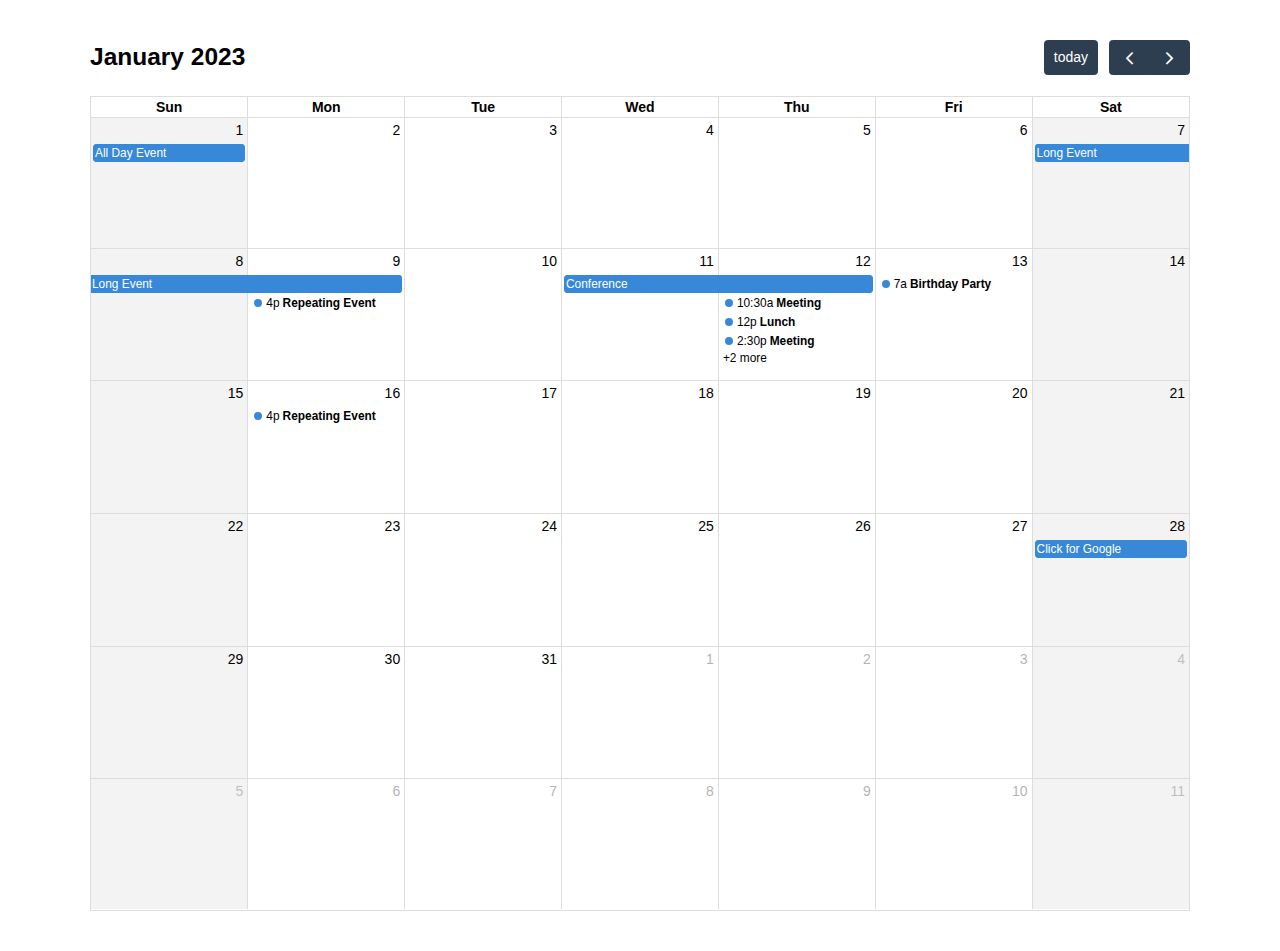
<file: fullcalendar-6.1.15/examples/month-view.html>
<!DOCTYPE html>
<html>
<head>
<meta charset='utf-8' />
<script src='../dist/index.global.js'></script>
<script>

  document.addEventListener('DOMContentLoaded', function() {
    var calendarEl = document.getElementById('calendar');

    var calendar = new FullCalendar.Calendar(calendarEl, {
      initialDate: '2023-01-12',
      editable: true,
      selectable: true,
      businessHours: true,
      dayMaxEvents: true, // allow "more" link when too many events
      events: [
        {
          title: 'All Day Event',
          start: '2023-01-01'
        },
        {
          title: 'Long Event',
          start: '2023-01-07',
          end: '2023-01-10'
        },
        {
          groupId: 999,
          title: 'Repeating Event',
          start: '2023-01-09T16:00:00'
        },
        {
          groupId: 999,
          title: 'Repeating Event',
          start: '2023-01-16T16:00:00'
        },
        {
          title: 'Conference',
          start: '2023-01-11',
          end: '2023-01-13'
        },
        {
          title: 'Meeting',
          start: '2023-01-12T10:30:00',
          end: '2023-01-12T12:30:00'
        },
        {
          title: 'Lunch',
          start: '2023-01-12T12:00:00'
        },
        {
          title: 'Meeting',
          start: '2023-01-12T14:30:00'
        },
        {
          title: 'Happy Hour',
          start: '2023-01-12T17:30:00'
        },
        {
          title: 'Dinner',
          start: '2023-01-12T20:00:00'
        },
        {
          title: 'Birthday Party',
          start: '2023-01-13T07:00:00'
        },
        {
          title: 'Click for Google',
          url: 'http://google.com/',
          start: '2023-01-28'
        }
      ]
    });

    calendar.render();
  });

</script>
<style>

  body {
    margin: 40px 10px;
    padding: 0;
    font-family: Arial, Helvetica Neue, Helvetica, sans-serif;
    font-size: 14px;
  }

  #calendar {
    max-width: 1100px;
    margin: 0 auto;
  }

</style>
</head>
<body>

  <div id='calendar'></div>

</body>
</html>
</file>
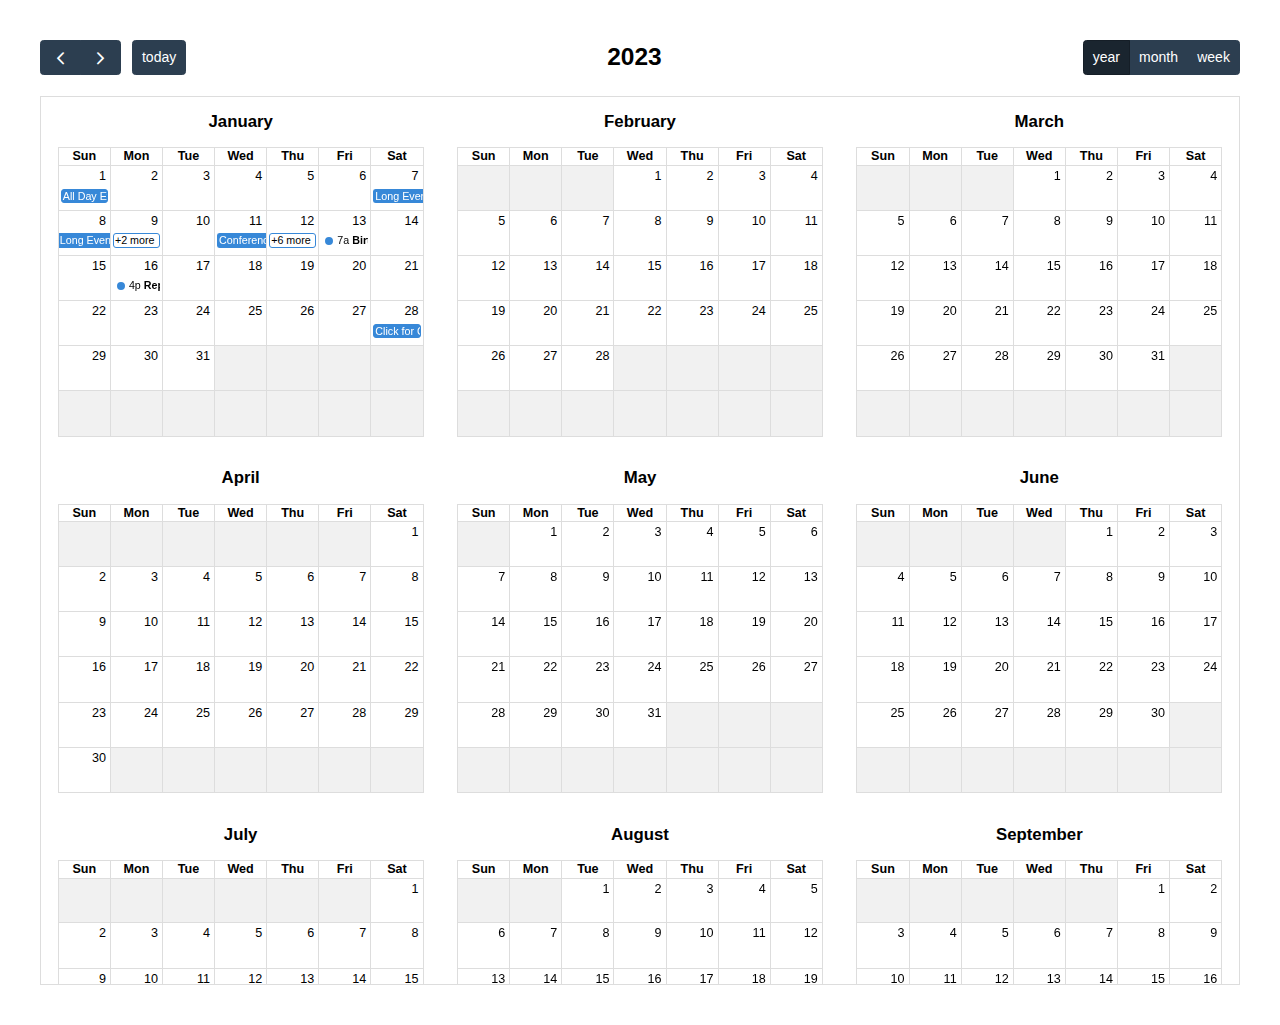
<file: fullcalendar-6.1.15/examples/multimonth-view.html>
<!DOCTYPE html>
<html>
<head>
<meta charset='utf-8' />
<script src='../dist/index.global.js'></script>
<script>

  document.addEventListener('DOMContentLoaded', function() {
    var calendarEl = document.getElementById('calendar');

    var calendar = new FullCalendar.Calendar(calendarEl, {
      headerToolbar: {
        left: 'prev,next today',
        center: 'title',
        right: 'multiMonthYear,dayGridMonth,timeGridWeek'
      },
      initialView: 'multiMonthYear',
      initialDate: '2023-01-12',
      editable: true,
      selectable: true,
      dayMaxEvents: true, // allow "more" link when too many events
      // multiMonthMaxColumns: 1, // guarantee single column
      // showNonCurrentDates: true,
      // fixedWeekCount: false,
      // businessHours: true,
      // weekends: false,
      events: [
        {
          title: 'All Day Event',
          start: '2023-01-01'
        },
        {
          title: 'Long Event',
          start: '2023-01-07',
          end: '2023-01-10'
        },
        {
          groupId: 999,
          title: 'Repeating Event',
          start: '2023-01-09T16:00:00'
        },
        {
          groupId: 999,
          title: 'Repeating Event',
          start: '2023-01-16T16:00:00'
        },
        {
          title: 'Conference',
          start: '2023-01-11',
          end: '2023-01-13'
        },
        {
          title: 'Meeting',
          start: '2023-01-12T10:30:00',
          end: '2023-01-12T12:30:00'
        },
        {
          title: 'Lunch',
          start: '2023-01-12T12:00:00'
        },
        {
          title: 'Meeting',
          start: '2023-01-12T14:30:00'
        },
        {
          title: 'Happy Hour',
          start: '2023-01-12T17:30:00'
        },
        {
          title: 'Dinner',
          start: '2023-01-12T20:00:00'
        },
        {
          title: 'Birthday Party',
          start: '2023-01-13T07:00:00'
        },
        {
          title: 'Click for Google',
          url: 'http://google.com/',
          start: '2023-01-28'
        }
      ]
    });

    calendar.render();
  });

</script>
<style>

  body {
    margin: 40px 10px;
    padding: 0;
    font-family: Arial, Helvetica Neue, Helvetica, sans-serif;
    font-size: 14px;
  }

  #calendar {
    max-width: 1200px;
    margin: 0 auto;
  }

</style>
</head>
<body>

  <div id='calendar'></div>

</body>
</html>
</file>
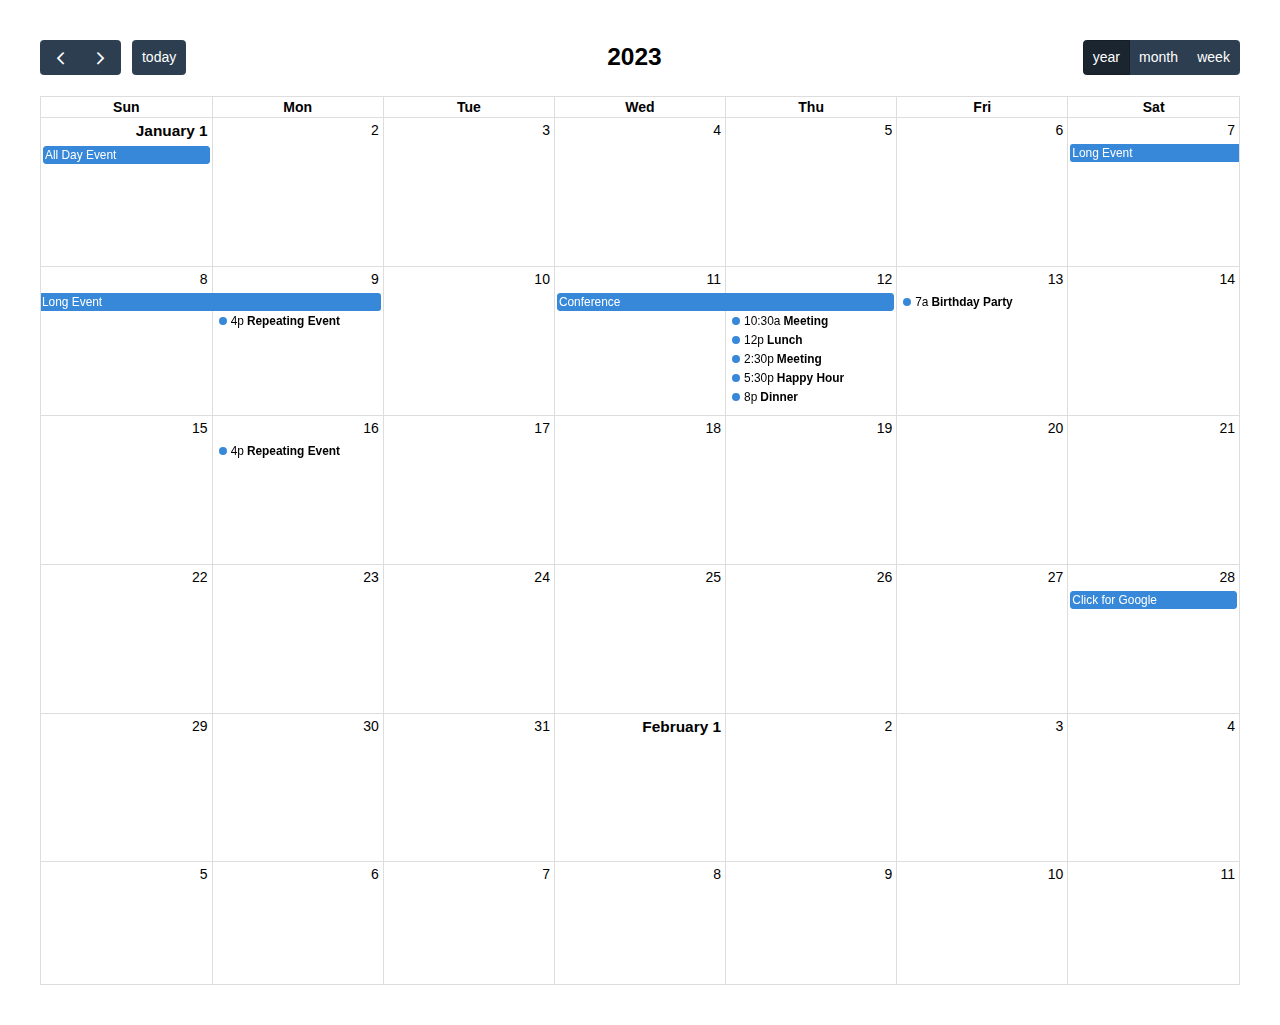
<file: fullcalendar-6.1.15/examples/multiweek-view.html>
<!DOCTYPE html>
<html>
<head>
<meta charset='utf-8' />
<script src='../dist/index.global.js'></script>
<script>

  document.addEventListener('DOMContentLoaded', function() {
    var calendarEl = document.getElementById('calendar');

    var calendar = new FullCalendar.Calendar(calendarEl, {
      headerToolbar: {
        left: 'prev,next today',
        center: 'title',
        right: 'dayGridYear,dayGridMonth,timeGridWeek'
      },
      initialView: 'dayGridYear',
      initialDate: '2023-01-12',
      editable: true,
      selectable: true,
      dayMaxEvents: true, // allow "more" link when too many events
      // businessHours: true,
      // weekends: false,
      events: [
        {
          title: 'All Day Event',
          start: '2023-01-01'
        },
        {
          title: 'Long Event',
          start: '2023-01-07',
          end: '2023-01-10'
        },
        {
          groupId: 999,
          title: 'Repeating Event',
          start: '2023-01-09T16:00:00'
        },
        {
          groupId: 999,
          title: 'Repeating Event',
          start: '2023-01-16T16:00:00'
        },
        {
          title: 'Conference',
          start: '2023-01-11',
          end: '2023-01-13'
        },
        {
          title: 'Meeting',
          start: '2023-01-12T10:30:00',
          end: '2023-01-12T12:30:00'
        },
        {
          title: 'Lunch',
          start: '2023-01-12T12:00:00'
        },
        {
          title: 'Meeting',
          start: '2023-01-12T14:30:00'
        },
        {
          title: 'Happy Hour',
          start: '2023-01-12T17:30:00'
        },
        {
          title: 'Dinner',
          start: '2023-01-12T20:00:00'
        },
        {
          title: 'Birthday Party',
          start: '2023-01-13T07:00:00'
        },
        {
          title: 'Click for Google',
          url: 'http://google.com/',
          start: '2023-01-28'
        }
      ]
    });

    calendar.render();
  });

</script>
<style>

  body {
    margin: 40px 10px;
    padding: 0;
    font-family: Arial, Helvetica Neue, Helvetica, sans-serif;
    font-size: 14px;
  }

  #calendar {
    max-width: 1200px;
    margin: 0 auto;
  }

</style>
</head>
<body>

  <div id='calendar'></div>

</body>
</html>
</file>
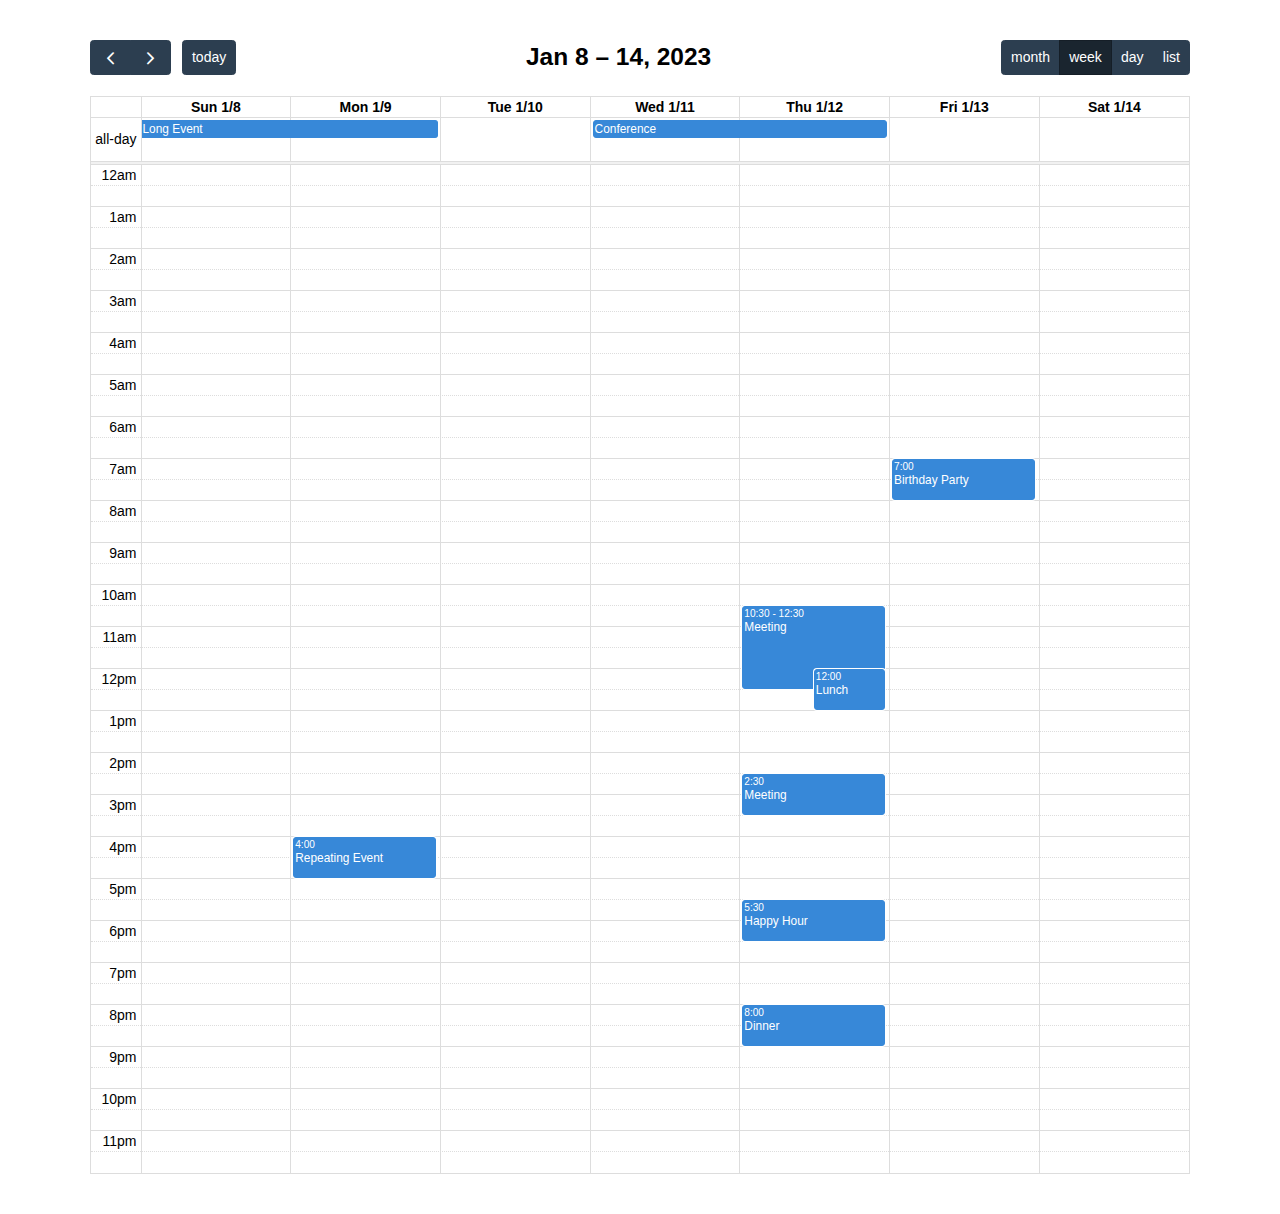
<file: fullcalendar-6.1.15/examples/natural-height.html>
<!DOCTYPE html>
<html>
<head>
<meta charset='utf-8' />
<script src='../dist/index.global.js'></script>
<script>

  document.addEventListener('DOMContentLoaded', function() {
    var calendarEl = document.getElementById('calendar');

    var calendar = new FullCalendar.Calendar(calendarEl, {
      initialDate: '2023-01-12',
      initialView: 'timeGridWeek',
      headerToolbar: {
        left: 'prev,next today',
        center: 'title',
        right: 'dayGridMonth,timeGridWeek,timeGridDay,listWeek'
      },
      height: 'auto',
      navLinks: true, // can click day/week names to navigate views
      editable: true,
      selectable: true,
      selectMirror: true,
      nowIndicator: true,
      events: [
        {
          title: 'All Day Event',
          start: '2023-01-01',
        },
        {
          title: 'Long Event',
          start: '2023-01-07',
          end: '2023-01-10'
        },
        {
          groupId: 999,
          title: 'Repeating Event',
          start: '2023-01-09T16:00:00'
        },
        {
          groupId: 999,
          title: 'Repeating Event',
          start: '2023-01-16T16:00:00'
        },
        {
          title: 'Conference',
          start: '2023-01-11',
          end: '2023-01-13'
        },
        {
          title: 'Meeting',
          start: '2023-01-12T10:30:00',
          end: '2023-01-12T12:30:00'
        },
        {
          title: 'Lunch',
          start: '2023-01-12T12:00:00'
        },
        {
          title: 'Meeting',
          start: '2023-01-12T14:30:00'
        },
        {
          title: 'Happy Hour',
          start: '2023-01-12T17:30:00'
        },
        {
          title: 'Dinner',
          start: '2023-01-12T20:00:00'
        },
        {
          title: 'Birthday Party',
          start: '2023-01-13T07:00:00'
        },
        {
          title: 'Click for Google',
          url: 'http://google.com/',
          start: '2023-01-28'
        }
      ]
    });

    calendar.render();
  });

</script>
<style>

  body {
    margin: 40px 10px;
    padding: 0;
    font-family: Arial, Helvetica Neue, Helvetica, sans-serif;
    font-size: 14px;
  }

  #calendar {
    max-width: 1100px;
    margin: 0 auto;
  }

</style>
</head>
<body>

  <div id='calendar'></div>

</body>
</html>
</file>
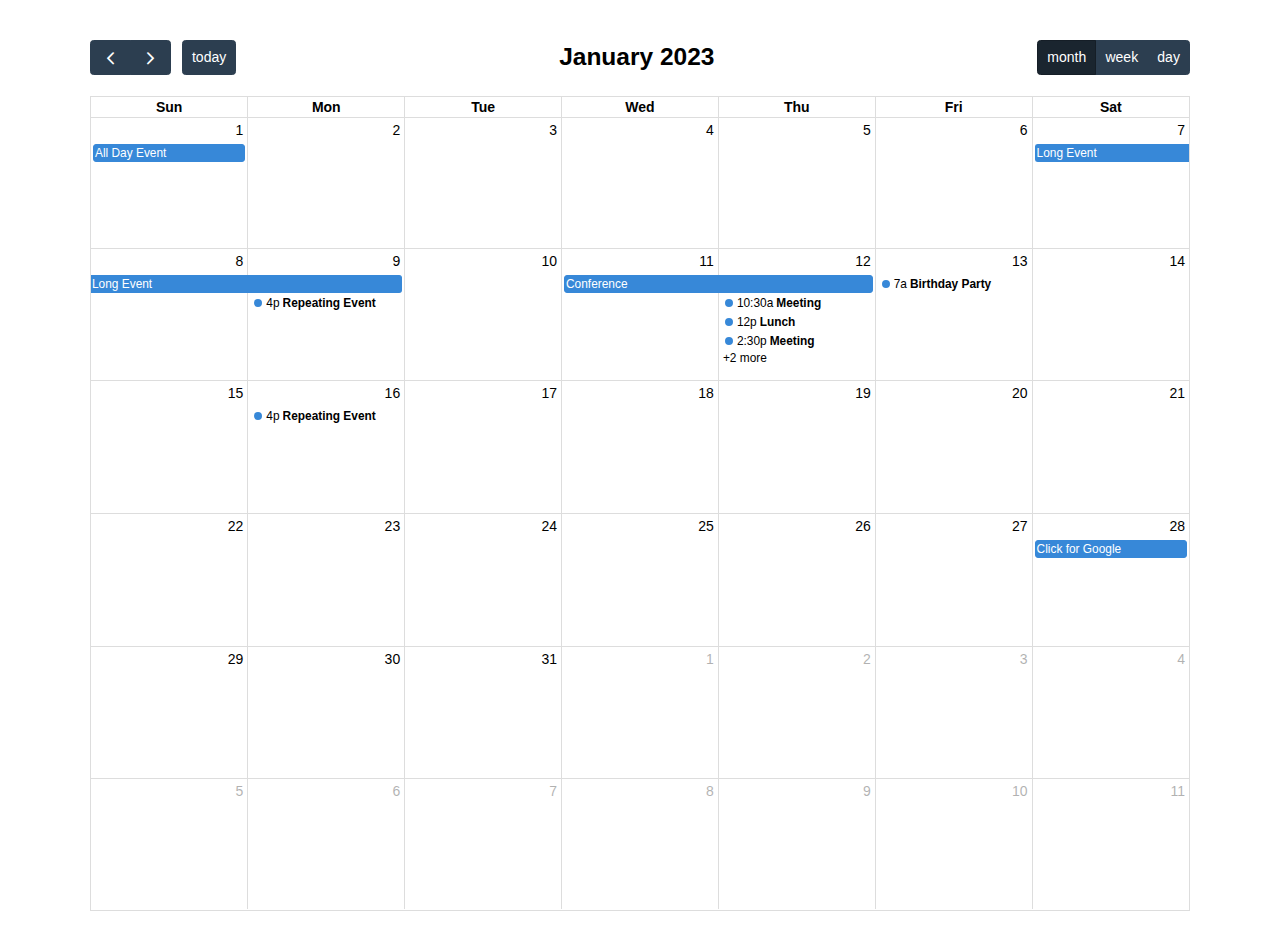
<file: fullcalendar-6.1.15/examples/selectable.html>
<!DOCTYPE html>
<html>
<head>
<meta charset='utf-8' />
<script src='../dist/index.global.js'></script>
<script>

  document.addEventListener('DOMContentLoaded', function() {
    var calendarEl = document.getElementById('calendar');

    var calendar = new FullCalendar.Calendar(calendarEl, {
      headerToolbar: {
        left: 'prev,next today',
        center: 'title',
        right: 'dayGridMonth,timeGridWeek,timeGridDay'
      },
      initialDate: '2023-01-12',
      navLinks: true, // can click day/week names to navigate views
      selectable: true,
      selectMirror: true,
      select: function(arg) {
        var title = prompt('Event Title:');
        if (title) {
          calendar.addEvent({
            title: title,
            start: arg.start,
            end: arg.end,
            allDay: arg.allDay
          })
        }
        calendar.unselect()
      },
      eventClick: function(arg) {
        if (confirm('Are you sure you want to delete this event?')) {
          arg.event.remove()
        }
      },
      editable: true,
      dayMaxEvents: true, // allow "more" link when too many events
      events: [
        {
          title: 'All Day Event',
          start: '2023-01-01'
        },
        {
          title: 'Long Event',
          start: '2023-01-07',
          end: '2023-01-10'
        },
        {
          groupId: 999,
          title: 'Repeating Event',
          start: '2023-01-09T16:00:00'
        },
        {
          groupId: 999,
          title: 'Repeating Event',
          start: '2023-01-16T16:00:00'
        },
        {
          title: 'Conference',
          start: '2023-01-11',
          end: '2023-01-13'
        },
        {
          title: 'Meeting',
          start: '2023-01-12T10:30:00',
          end: '2023-01-12T12:30:00'
        },
        {
          title: 'Lunch',
          start: '2023-01-12T12:00:00'
        },
        {
          title: 'Meeting',
          start: '2023-01-12T14:30:00'
        },
        {
          title: 'Happy Hour',
          start: '2023-01-12T17:30:00'
        },
        {
          title: 'Dinner',
          start: '2023-01-12T20:00:00'
        },
        {
          title: 'Birthday Party',
          start: '2023-01-13T07:00:00'
        },
        {
          title: 'Click for Google',
          url: 'http://google.com/',
          start: '2023-01-28'
        }
      ]
    });

    calendar.render();
  });

</script>
<style>

  body {
    margin: 40px 10px;
    padding: 0;
    font-family: Arial, Helvetica Neue, Helvetica, sans-serif;
    font-size: 14px;
  }

  #calendar {
    max-width: 1100px;
    margin: 0 auto;
  }

</style>
</head>
<body>

  <div id='calendar'></div>

</body>
</html>
</file>
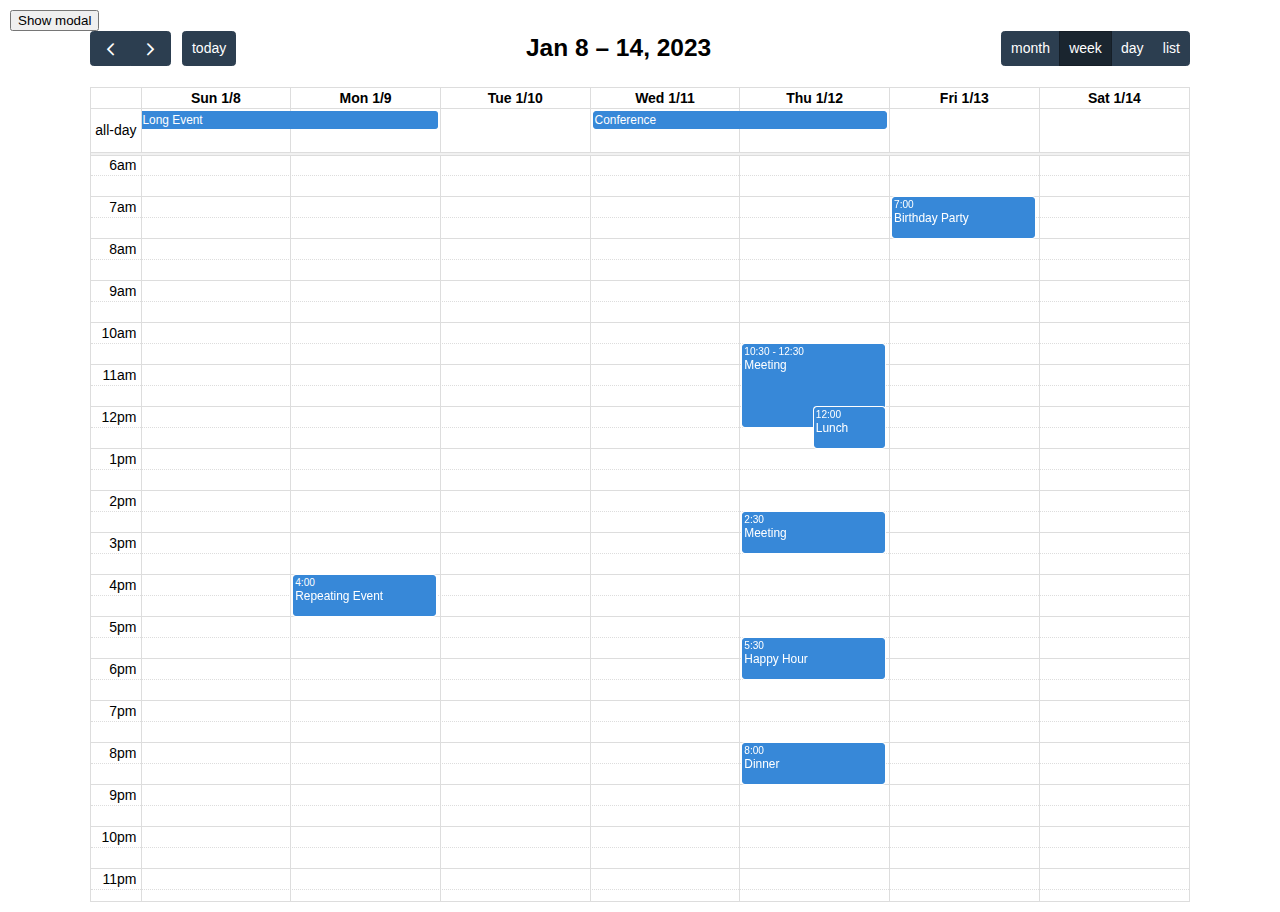
<file: fullcalendar-6.1.15/examples/timegrid-views-modal.html>
<!DOCTYPE html>
<html>
<head>
<meta charset='utf-8' />
<script src='../dist/index.global.js'></script>
<script>

  /*
  From https://github.com/fullcalendar/fullcalendar/issues/5026
  */

  document.addEventListener('DOMContentLoaded', function() {
    var calendarOptions = {
      initialDate: '2023-01-12',
      initialView: 'timeGridWeek',
      nowIndicator: true,
      headerToolbar: {
        left: 'prev,next today',
        center: 'title',
        right: 'dayGridMonth,timeGridWeek,timeGridDay,listWeek'
      },
      navLinks: true, // can click day/week names to navigate views
      editable: true,
      selectable: true,
      selectMirror: true,
      dayMaxEvents: true, // allow "more" link when too many events
      events: [
        {
          title: 'All Day Event',
          start: '2023-01-01',
        },
        {
          title: 'Long Event',
          start: '2023-01-07',
          end: '2023-01-10'
        },
        {
          groupId: 999,
          title: 'Repeating Event',
          start: '2023-01-09T16:00:00'
        },
        {
          groupId: 999,
          title: 'Repeating Event',
          start: '2023-01-16T16:00:00'
        },
        {
          title: 'Conference',
          start: '2023-01-11',
          end: '2023-01-13'
        },
        {
          title: 'Meeting',
          start: '2023-01-12T10:30:00',
          end: '2023-01-12T12:30:00'
        },
        {
          title: 'Lunch',
          start: '2023-01-12T12:00:00'
        },
        {
          title: 'Meeting',
          start: '2023-01-12T14:30:00'
        },
        {
          title: 'Happy Hour',
          start: '2023-01-12T17:30:00'
        },
        {
          title: 'Dinner',
          start: '2023-01-12T20:00:00'
        },
        {
          title: 'Birthday Party',
          start: '2023-01-13T07:00:00'
        },
        {
          title: 'Click for Google',
          url: 'http://google.com/',
          start: '2023-01-28'
        }
      ]
    };

    var calendar = new FullCalendar.Calendar(document.getElementById('calendar'), calendarOptions);
    calendar.render();

    var calendar2 = new FullCalendar.Calendar(document.getElementById('calendar2'), calendarOptions);
    calendar2.render();

    /*
    Modal
    */

    var modal = document.querySelector('.modal');
    var modalTrigger = document.querySelector('.modal-trigger');
    var modalOverlay = document.querySelector('.modal-overlay');

    modalTrigger.addEventListener('click', function() {
      modal.classList.add('is-visible');
      calendar2.updateSize();
    });
    modalOverlay.addEventListener('click', function() {
      modal.classList.remove('is-visible');
    });
  });

</script>
<style>

  body {
    margin: 10px;
    padding: 0;
    font-family: Arial, Helvetica Neue, Helvetica, sans-serif;
    font-size: 14px;
  }

  #calendar {
    max-width: 1100px;
    margin: 0 auto;
  }

  .modal {
    display: none;
    position: absolute;
    z-index: 10000;
    top: 0;
    left: 0;
    width: 100%;
    height: 100%;
  }

  .modal.is-visible {
    display: block;
  }

  .modal-overlay {
    position: fixed;
    z-index: 10;
    top: 0;
    left: 0;
    width: 100%;
    height: 100%;
    background: hsla(0, 0%, 0%, 0.5);
  }

  .modal-wrapper {
    position: absolute;
    z-index: 9999;
    top: 6em;
    left: 50%;
    width: 600px;
    margin-left: -16em;
    background-color: #fff;
    box-shadow: 0 0 1.5em hsla(0, 0%, 0%, 0.35);
  }

  .modal-content {
    padding: 1em;
  }

</style>
</head>
<body>

  <button class='modal-trigger'>Show modal</button>

  <div id='calendar'></div>

  <div class='modal'>
    <div class='modal-overlay'></div>
    <div class='modal-wrapper'>
      <div class='modal-content'>
        <div id='calendar2'></div>
      </div>
    </div>
  </div>

</body>
</html>
</file>
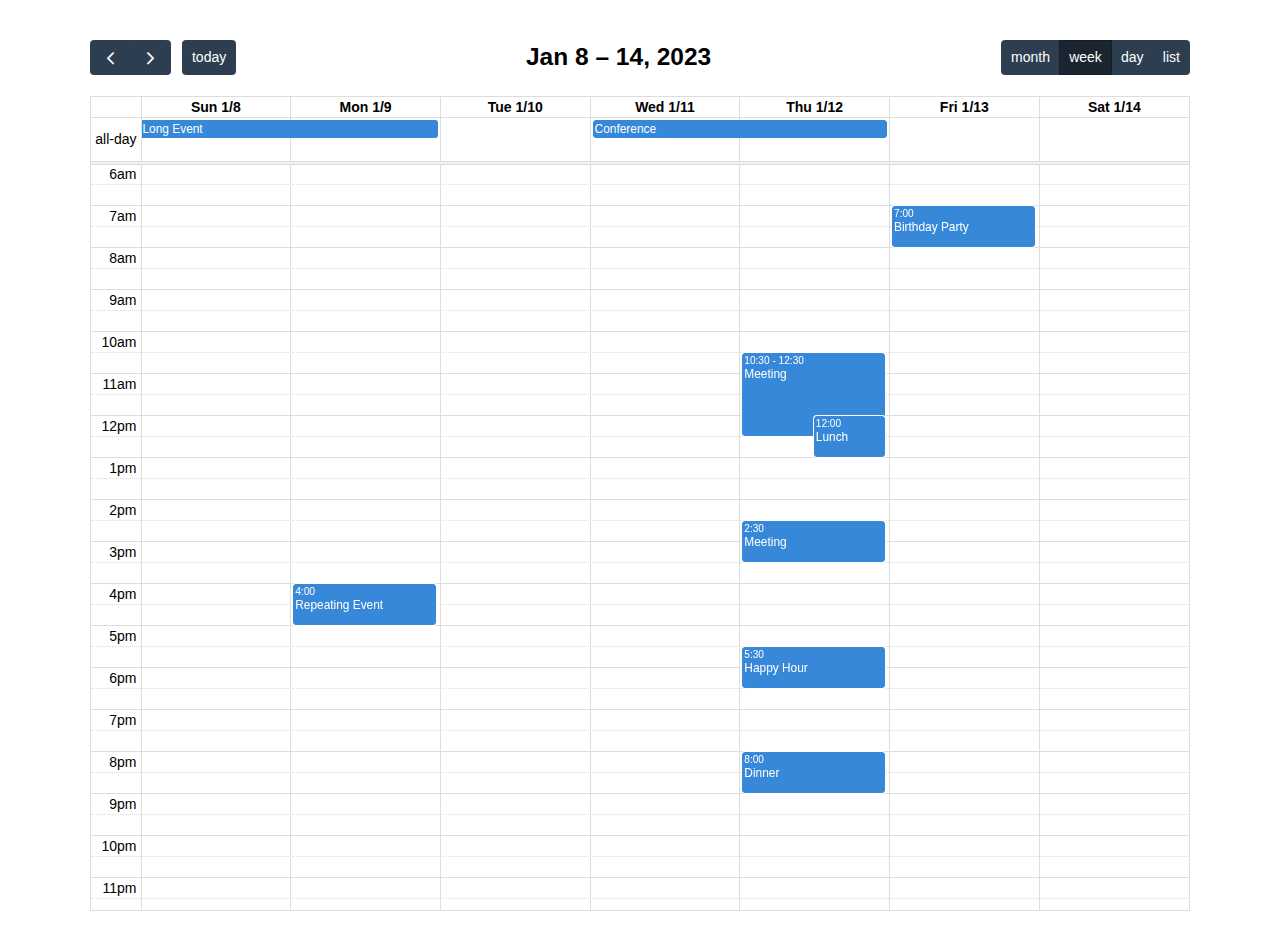
<file: fullcalendar-6.1.15/examples/timegrid-views.html>
<!DOCTYPE html>
<html>
<head>
<meta charset='utf-8' />
<script src='../dist/index.global.js'></script>
<script>

  document.addEventListener('DOMContentLoaded', function() {
    var calendarEl = document.getElementById('calendar');

    var calendar = new FullCalendar.Calendar(calendarEl, {
      initialDate: '2023-01-12',
      initialView: 'timeGridWeek',
      nowIndicator: true,
      headerToolbar: {
        left: 'prev,next today',
        center: 'title',
        right: 'dayGridMonth,timeGridWeek,timeGridDay,listWeek'
      },
      navLinks: true, // can click day/week names to navigate views
      editable: true,
      selectable: true,
      selectMirror: true,
      dayMaxEvents: true, // allow "more" link when too many events
      events: [
        {
          title: 'All Day Event',
          start: '2023-01-01',
        },
        {
          title: 'Long Event',
          start: '2023-01-07',
          end: '2023-01-10'
        },
        {
          groupId: 999,
          title: 'Repeating Event',
          start: '2023-01-09T16:00:00'
        },
        {
          groupId: 999,
          title: 'Repeating Event',
          start: '2023-01-16T16:00:00'
        },
        {
          title: 'Conference',
          start: '2023-01-11',
          end: '2023-01-13'
        },
        {
          title: 'Meeting',
          start: '2023-01-12T10:30:00',
          end: '2023-01-12T12:30:00'
        },
        {
          title: 'Lunch',
          start: '2023-01-12T12:00:00'
        },
        {
          title: 'Meeting',
          start: '2023-01-12T14:30:00'
        },
        {
          title: 'Happy Hour',
          start: '2023-01-12T17:30:00'
        },
        {
          title: 'Dinner',
          start: '2023-01-12T20:00:00'
        },
        {
          title: 'Birthday Party',
          start: '2023-01-13T07:00:00'
        },
        {
          title: 'Click for Google',
          url: 'http://google.com/',
          start: '2023-01-28'
        }
      ]
    });

    calendar.render();
  });

</script>
<style>

  body {
    margin: 40px 10px;
    padding: 0;
    font-family: Arial, Helvetica Neue, Helvetica, sans-serif;
    font-size: 14px;
  }

  #calendar {
    max-width: 1100px;
    margin: 0 auto;
  }

</style>
</head>
<body>

  <div id='calendar'></div>

</body>
</html>
</file>
